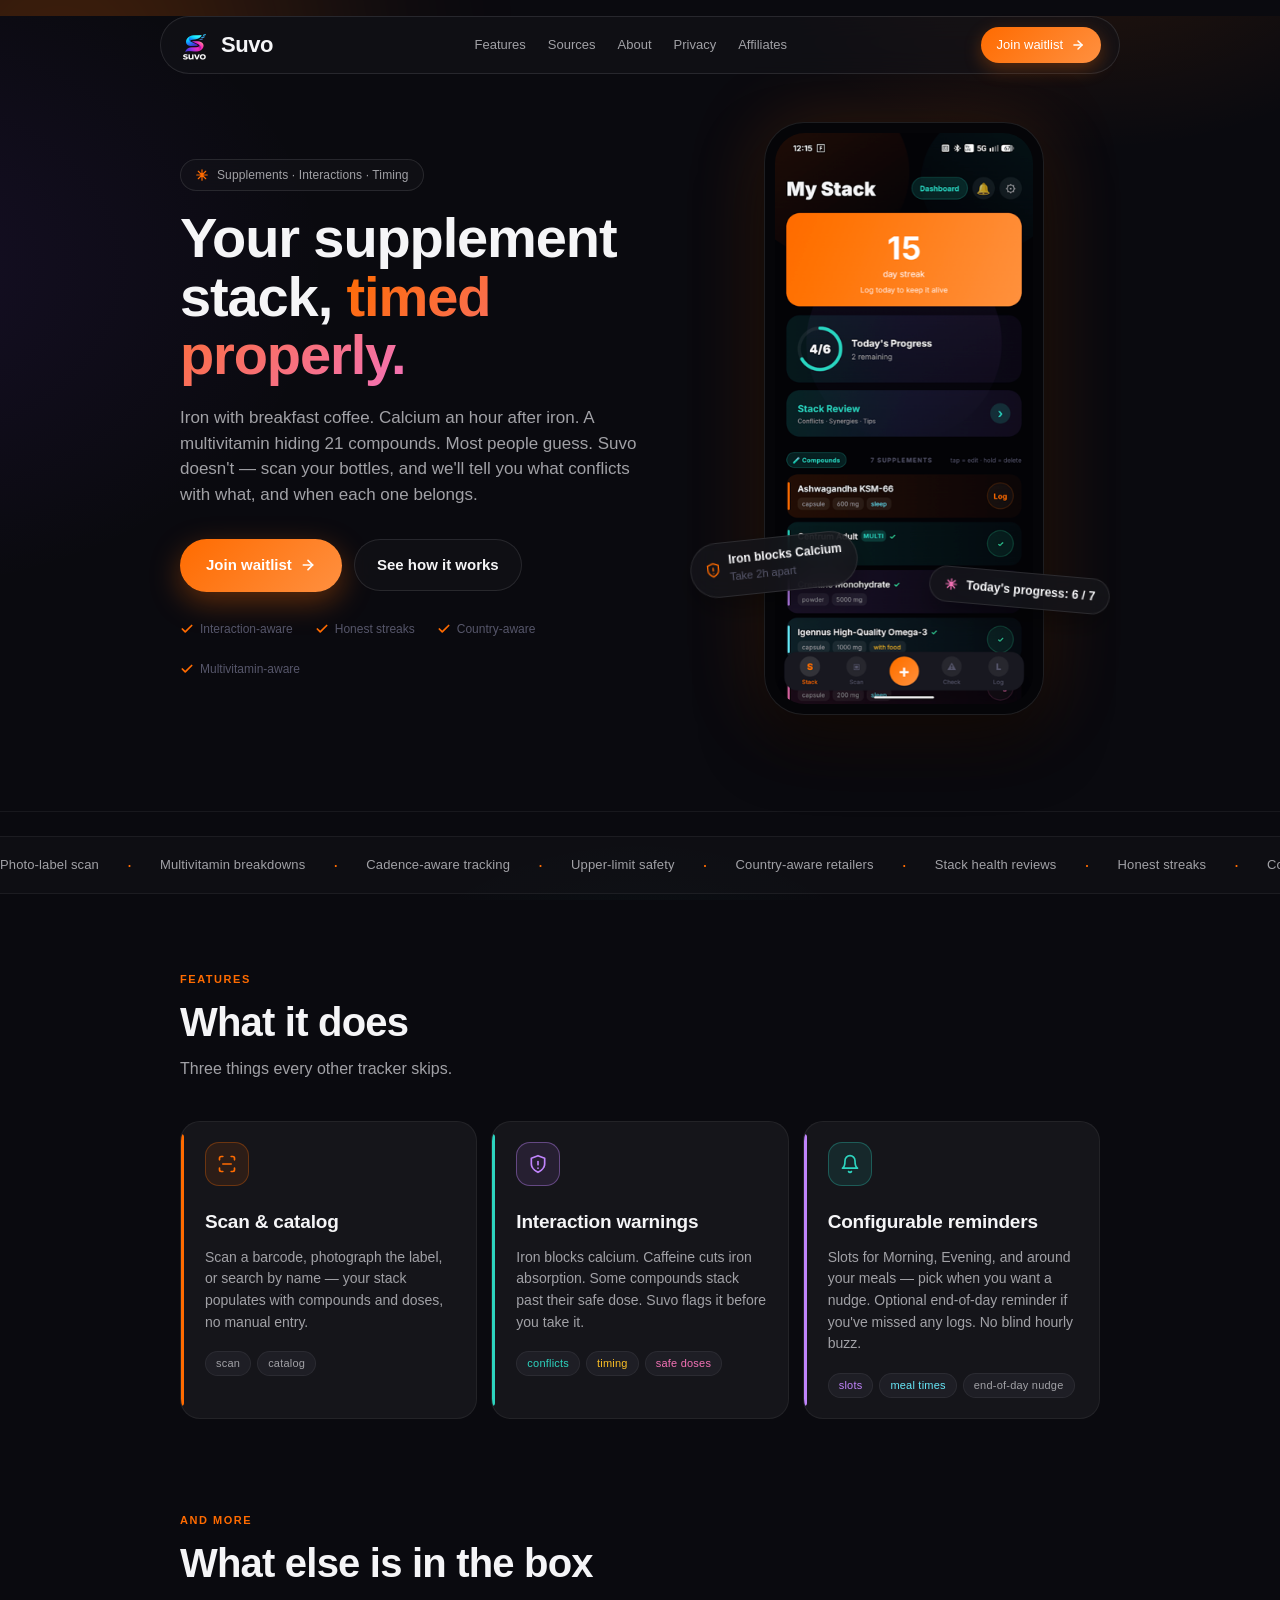
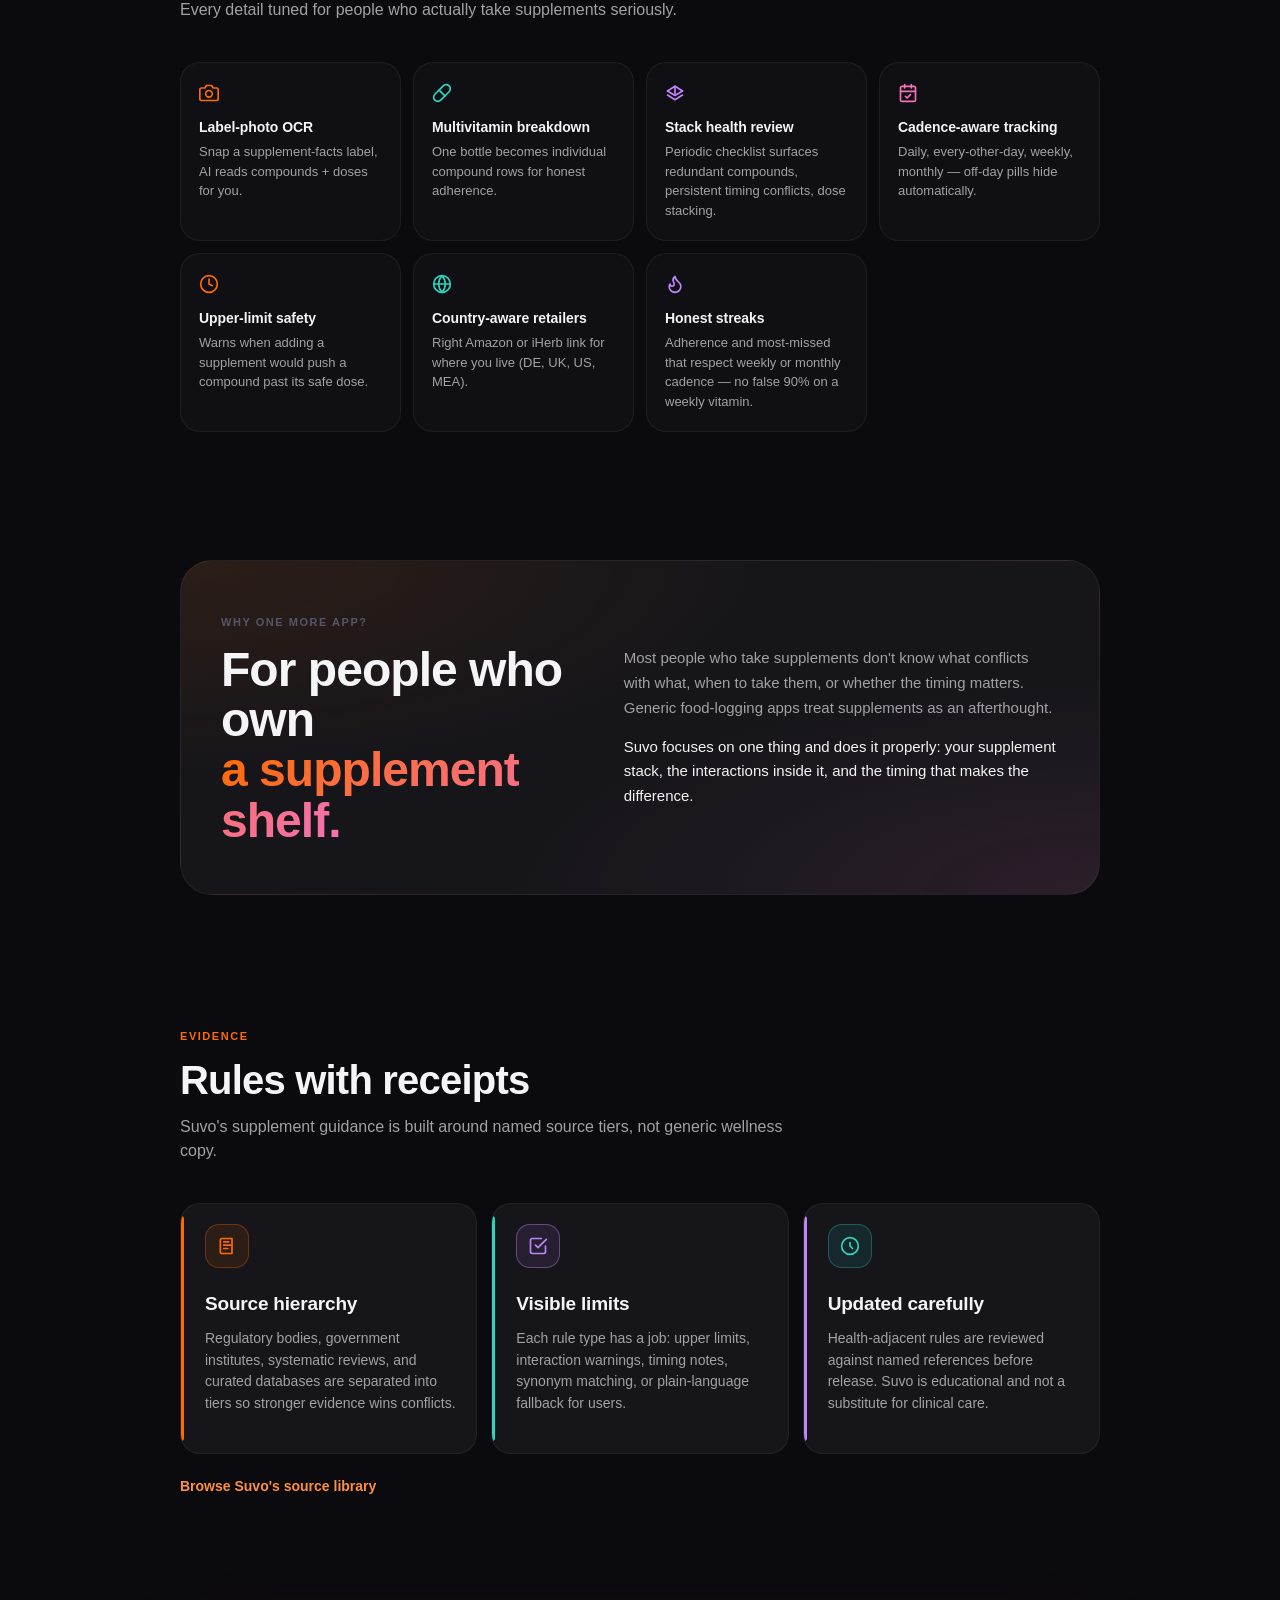
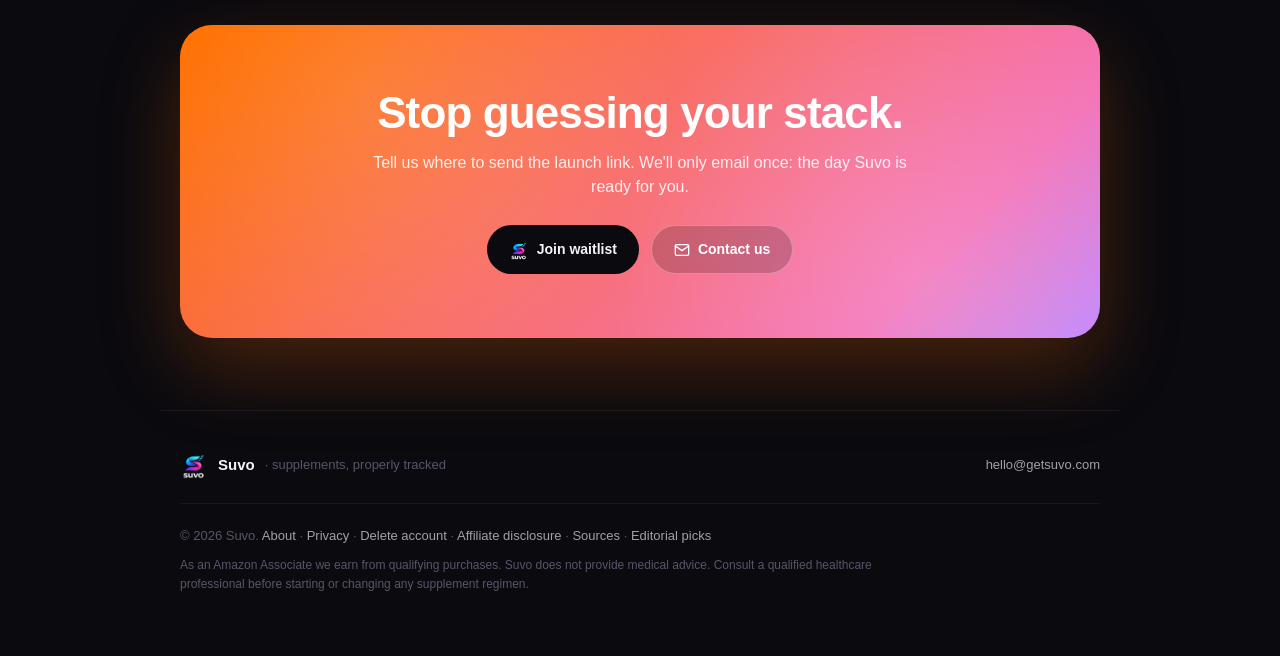
<file: index.html>
<!doctype html>
<html lang="en">
<head>
  <meta charset="utf-8" />
  <meta name="viewport" content="width=device-width,initial-scale=1" />
  <meta http-equiv="Content-Security-Policy" content="default-src 'self'; img-src 'self' https: data:; style-src 'self' 'unsafe-inline'; script-src 'self'; base-uri 'self'; form-action 'self'; frame-ancestors 'none'" />
  <title>Supplement Tracker for Interactions &amp; Timing | Suvo</title>
  <meta name="description" content="Suvo is a supplement tracker for scanning your stack, spotting interactions, and timing doses around meals and sleep. Build a clearer supplement schedule." />
  <link rel="canonical" href="https://getsuvo.com/" />
  <link rel="stylesheet" href="style.css" />
  <link rel="icon" type="image/x-icon" href="assets/favicon.ico" />
  <link rel="icon" type="image/png" sizes="96x96" href="assets/favicon-96.png" />
  <link rel="icon" type="image/png" sizes="32x32" href="assets/favicon.png" />
  <link rel="apple-touch-icon" sizes="180x180" href="assets/apple-touch-icon.png" />
  <meta property="og:title" content="Supplement Tracker for Interactions &amp; Timing | Suvo" />
  <meta property="og:description" content="Scan your stack, spot interactions, and time supplements around meals and sleep." />
  <meta property="og:image" content="https://getsuvo.com/assets/og-image.png" />
  <meta property="og:type" content="website" />
  <meta property="og:url" content="https://getsuvo.com/" />
  <meta property="og:site_name" content="Suvo" />
  <meta name="twitter:card" content="summary_large_image" />
  <meta name="twitter:title" content="Supplement Tracker for Interactions &amp; Timing | Suvo" />
  <meta name="twitter:description" content="Scan your stack, spot interactions, and time supplements around meals and sleep." />
  <meta name="twitter:image" content="https://getsuvo.com/assets/og-image.png" />
  <meta name="theme-color" content="#0A0A0F" />
  <script type="application/ld+json">
  {
    "@context": "https://schema.org",
    "@graph": [
      {
        "@type": "Organization",
        "@id": "https://getsuvo.com/#organization",
        "name": "Suvo",
        "url": "https://getsuvo.com/",
        "logo": "https://getsuvo.com/assets/brand-mark.png",
        "email": "hello@getsuvo.com",
        "contactPoint": {
          "@type": "ContactPoint",
          "email": "hello@getsuvo.com",
          "contactType": "customer support",
          "availableLanguage": "en"
        }
      },
      {
        "@type": "WebSite",
        "@id": "https://getsuvo.com/#website",
        "name": "Suvo",
        "url": "https://getsuvo.com/",
        "publisher": { "@id": "https://getsuvo.com/#organization" },
        "inLanguage": "en"
      },
      {
        "@type": "SoftwareApplication",
        "@id": "https://getsuvo.com/#app",
        "name": "Suvo",
        "applicationCategory": "HealthApplication",
        "operatingSystem": "iOS, Android",
        "description": "Suvo helps people catalog supplements, review interaction and timing conflicts, and build a clearer supplement schedule.",
        "url": "https://getsuvo.com/",
        "image": "https://getsuvo.com/assets/og-image.png",
        "publisher": { "@id": "https://getsuvo.com/#organization" }
      }
    ]
  }
  </script>
</head>
<body>
  <div class="bg-blobs" aria-hidden="true">
    <div class="bg-blob bg-blob-orange"></div>
    <div class="bg-blob bg-blob-purple"></div>
    <div class="bg-blob bg-blob-teal"></div>
  </div>

  <header class="hero">
    <nav class="glass-nav">
      <a href="/" class="brand" aria-label="Suvo home">
        <img src="assets/brand-mark.png" alt="" width="32" height="32" />
        <span>Suvo</span>
      </a>
      <div class="nav-links">
        <a href="#features">Features</a>
        <a href="sources/">Sources</a>
        <a href="about.html">About</a>
        <a href="privacy.html">Privacy</a>
        <a href="affiliates.html">Affiliates</a>
      </div>
      <a class="cta cta-sm" href="mailto:hello@getsuvo.com?subject=Suvo%20waitlist" aria-label="Join the Suvo waitlist">
        Join waitlist
        <svg class="icon" width="14" height="14" viewBox="0 0 24 24" fill="none" stroke="currentColor" stroke-width="2.5" stroke-linecap="round" stroke-linejoin="round" aria-hidden="true"><line x1="5" y1="12" x2="19" y2="12"/><polyline points="12 5 19 12 12 19"/></svg>
      </a>
    </nav>

    <div class="hero-inner">
      <div class="hero-copy">
        <span class="eyebrow-chip">
          <svg class="icon" width="14" height="14" viewBox="0 0 24 24" fill="none" stroke="currentColor" stroke-width="2" stroke-linecap="round" stroke-linejoin="round" aria-hidden="true"><path d="M12 3v18M3 12h18M5.6 5.6l12.8 12.8M18.4 5.6L5.6 18.4"/></svg>
          Supplements · Interactions · Timing
        </span>
        <h1>Your supplement stack, <span class="accent">timed properly.</span></h1>
        <p class="lede">
          Iron with breakfast coffee. Calcium an hour after iron. A multivitamin hiding 21 compounds.
          Most people guess. Suvo doesn't — scan your bottles, and we'll tell you what conflicts with what, and when each one belongs.
        </p>
        <div class="hero-ctas">
          <a class="cta" href="mailto:hello@getsuvo.com?subject=Suvo%20waitlist">
            Join waitlist
            <svg class="icon" width="16" height="16" viewBox="0 0 24 24" fill="none" stroke="currentColor" stroke-width="2.5" stroke-linecap="round" stroke-linejoin="round" aria-hidden="true"><line x1="5" y1="12" x2="19" y2="12"/><polyline points="12 5 19 12 12 19"/></svg>
          </a>
          <a class="cta-ghost" href="#features">See how it works</a>
        </div>
        <ul class="hero-checks">
          <li>
            <svg class="icon check" width="14" height="14" viewBox="0 0 24 24" fill="none" stroke="currentColor" stroke-width="3" stroke-linecap="round" stroke-linejoin="round" aria-hidden="true"><polyline points="20 6 9 17 4 12"/></svg>
            Interaction-aware
          </li>
          <li>
            <svg class="icon check" width="14" height="14" viewBox="0 0 24 24" fill="none" stroke="currentColor" stroke-width="3" stroke-linecap="round" stroke-linejoin="round" aria-hidden="true"><polyline points="20 6 9 17 4 12"/></svg>
            Honest streaks
          </li>
          <li>
            <svg class="icon check" width="14" height="14" viewBox="0 0 24 24" fill="none" stroke="currentColor" stroke-width="3" stroke-linecap="round" stroke-linejoin="round" aria-hidden="true"><polyline points="20 6 9 17 4 12"/></svg>
            Country-aware
          </li>
          <li>
            <svg class="icon check" width="14" height="14" viewBox="0 0 24 24" fill="none" stroke="currentColor" stroke-width="3" stroke-linecap="round" stroke-linejoin="round" aria-hidden="true"><polyline points="20 6 9 17 4 12"/></svg>
            Multivitamin-aware
          </li>
        </ul>
      </div>
      <div class="hero-shot" aria-hidden="true">
        <div class="phone">
          <img src="img/my-stack.png" alt="Suvo My Stack screen with a 15-day streak, Today's Progress 4/6 with 2 remaining, Stack Review tile, and a list of seven supplements including Ashwagandha KSM-66, Centrum Adult Multi (21 compounds), Creatine Monohydrate, Igennus Omega-3, and Magnesium + L-Theanine." />
        </div>
        <div class="hero-badge hero-badge-left" aria-hidden="true">
          <svg class="icon" width="16" height="16" viewBox="0 0 24 24" fill="none" stroke="currentColor" stroke-width="2" stroke-linecap="round" stroke-linejoin="round"><path d="M12 22s8-4 8-10V5l-8-3-8 3v7c0 6 8 10 8 10z"/><line x1="12" y1="9" x2="12" y2="13"/><line x1="12" y1="17" x2="12.01" y2="17"/></svg>
          <div>
            <div class="badge-title">Iron blocks Calcium</div>
            <div class="badge-sub">Take 2h apart</div>
          </div>
        </div>
        <div class="hero-badge hero-badge-right" aria-hidden="true">
          <svg class="icon" width="14" height="14" viewBox="0 0 24 24" fill="none" stroke="currentColor" stroke-width="2" stroke-linecap="round" stroke-linejoin="round"><path d="M12 3v18M3 12h18M5.6 5.6l12.8 12.8M18.4 5.6L5.6 18.4"/></svg>
          <span class="badge-title">Today's progress: 6 / 7</span>
        </div>
      </div>
    </div>
  </header>

  <div class="marquee-band" aria-hidden="true">
    <div class="marquee-track">
      <span class="marquee-item">Photo-label scan</span>
      <span class="marquee-dot">·</span>
      <span class="marquee-item">Multivitamin breakdowns</span>
      <span class="marquee-dot">·</span>
      <span class="marquee-item">Cadence-aware tracking</span>
      <span class="marquee-dot">·</span>
      <span class="marquee-item">Upper-limit safety</span>
      <span class="marquee-dot">·</span>
      <span class="marquee-item">Country-aware retailers</span>
      <span class="marquee-dot">·</span>
      <span class="marquee-item">Stack health reviews</span>
      <span class="marquee-dot">·</span>
      <span class="marquee-item">Honest streaks</span>
      <span class="marquee-dot">·</span>
      <span class="marquee-item">Configurable reminders</span>
      <span class="marquee-dot">·</span>
      <!-- duplicated for seamless scroll -->
      <span class="marquee-item">Photo-label scan</span>
      <span class="marquee-dot">·</span>
      <span class="marquee-item">Multivitamin breakdowns</span>
      <span class="marquee-dot">·</span>
      <span class="marquee-item">Cadence-aware tracking</span>
      <span class="marquee-dot">·</span>
      <span class="marquee-item">Upper-limit safety</span>
      <span class="marquee-dot">·</span>
      <span class="marquee-item">Country-aware retailers</span>
      <span class="marquee-dot">·</span>
      <span class="marquee-item">Stack health reviews</span>
      <span class="marquee-dot">·</span>
      <span class="marquee-item">Honest streaks</span>
      <span class="marquee-dot">·</span>
      <span class="marquee-item">Configurable reminders</span>
      <span class="marquee-dot">·</span>
    </div>
  </div>

  <section id="features" class="features">
    <div class="section-heading">
      <span class="section-eyebrow">Features</span>
      <h2>What it does</h2>
      <p class="section-sub">Three things every other tracker skips.</p>
    </div>
    <div class="grid">
      <article class="feature-card feature-card-orange">
        <div class="feature-icon">
          <svg width="20" height="20" viewBox="0 0 24 24" fill="none" stroke="currentColor" stroke-width="2" stroke-linecap="round" stroke-linejoin="round"><path d="M3 7V5a2 2 0 0 1 2-2h2"/><path d="M17 3h2a2 2 0 0 1 2 2v2"/><path d="M21 17v2a2 2 0 0 1-2 2h-2"/><path d="M7 21H5a2 2 0 0 1-2-2v-2"/><line x1="7" y1="12" x2="17" y2="12"/></svg>
        </div>
        <h3>Scan &amp; catalog</h3>
        <p>Scan a barcode, photograph the label, or search by name — your stack populates with compounds and doses, no manual entry.</p>
        <div class="tags">
          <span class="tag">scan</span>
          <span class="tag">catalog</span>
        </div>
      </article>
      <article class="feature-card feature-card-purple">
        <div class="feature-icon">
          <svg width="20" height="20" viewBox="0 0 24 24" fill="none" stroke="currentColor" stroke-width="2" stroke-linecap="round" stroke-linejoin="round"><path d="M12 22s8-4 8-10V5l-8-3-8 3v7c0 6 8 10 8 10z"/><line x1="12" y1="9" x2="12" y2="13"/><line x1="12" y1="17" x2="12.01" y2="17"/></svg>
        </div>
        <h3>Interaction warnings</h3>
        <p>Iron blocks calcium. Caffeine cuts iron absorption. Some compounds stack past their safe dose. Suvo flags it before you take it.</p>
        <div class="tags">
          <span class="tag teal">conflicts</span>
          <span class="tag warn">timing</span>
          <span class="tag pink">safe doses</span>
        </div>
      </article>
      <article class="feature-card feature-card-teal">
        <div class="feature-icon">
          <svg width="20" height="20" viewBox="0 0 24 24" fill="none" stroke="currentColor" stroke-width="2" stroke-linecap="round" stroke-linejoin="round"><path d="M6 8a6 6 0 0 1 12 0c0 7 3 9 3 9H3s3-2 3-9"/><path d="M10.3 21a1.94 1.94 0 0 0 3.4 0"/></svg>
        </div>
        <h3>Configurable reminders</h3>
        <p>Slots for Morning, Evening, and around your meals — pick when you want a nudge. Optional end-of-day reminder if you've missed any logs. No blind hourly buzz.</p>
        <div class="tags">
          <span class="tag purple">slots</span>
          <span class="tag info">meal times</span>
          <span class="tag">end-of-day nudge</span>
        </div>
      </article>
    </div>
  </section>

  <section id="more" class="more-section">
    <div class="section-heading">
      <span class="section-eyebrow">And more</span>
      <h2>What else is in the box</h2>
      <p class="section-sub">Every detail tuned for people who actually take supplements seriously.</p>
    </div>
    <div class="more-grid">
      <div class="more-card more-card-orange">
        <svg class="more-icon" width="20" height="20" viewBox="0 0 24 24" fill="none" stroke="currentColor" stroke-width="2" stroke-linecap="round" stroke-linejoin="round"><path d="M23 19a2 2 0 0 1-2 2H3a2 2 0 0 1-2-2V8a2 2 0 0 1 2-2h4l2-3h6l2 3h4a2 2 0 0 1 2 2z"/><circle cx="12" cy="13" r="4"/></svg>
        <div class="more-title">Label-photo OCR</div>
        <div class="more-body">Snap a supplement-facts label, AI reads compounds + doses for you.</div>
      </div>
      <div class="more-card more-card-teal">
        <svg class="more-icon" width="20" height="20" viewBox="0 0 24 24" fill="none" stroke="currentColor" stroke-width="2" stroke-linecap="round" stroke-linejoin="round"><path d="m10.5 20.5 10-10a4.95 4.95 0 1 0-7-7l-10 10a4.95 4.95 0 1 0 7 7Z"/><path d="m8.5 8.5 7 7"/></svg>
        <div class="more-title">Multivitamin breakdown</div>
        <div class="more-body">One bottle becomes individual compound rows for honest adherence.</div>
      </div>
      <div class="more-card more-card-purple">
        <svg class="more-icon" width="20" height="20" viewBox="0 0 24 24" fill="none" stroke="currentColor" stroke-width="2" stroke-linecap="round" stroke-linejoin="round"><path d="M3 9.5 12 4l9 5.5"/><path d="M12 4v8.5"/><path d="m21 9.5-9 5.5-9-5.5"/><path d="M3 14.5 12 20l9-5.5"/></svg>
        <div class="more-title">Stack health review</div>
        <div class="more-body">Periodic checklist surfaces redundant compounds, persistent timing conflicts, dose stacking.</div>
      </div>
      <div class="more-card more-card-pink">
        <svg class="more-icon" width="20" height="20" viewBox="0 0 24 24" fill="none" stroke="currentColor" stroke-width="2" stroke-linecap="round" stroke-linejoin="round"><rect x="3" y="4" width="18" height="18" rx="2" ry="2"/><line x1="16" y1="2" x2="16" y2="6"/><line x1="8" y1="2" x2="8" y2="6"/><line x1="3" y1="10" x2="21" y2="10"/><polyline points="9 16 11 18 15 14"/></svg>
        <div class="more-title">Cadence-aware tracking</div>
        <div class="more-body">Daily, every-other-day, weekly, monthly — off-day pills hide automatically.</div>
      </div>
      <div class="more-card more-card-orange">
        <svg class="more-icon" width="20" height="20" viewBox="0 0 24 24" fill="none" stroke="currentColor" stroke-width="2" stroke-linecap="round" stroke-linejoin="round"><circle cx="12" cy="12" r="10"/><polyline points="12 6 12 12 16 14"/></svg>
        <div class="more-title">Upper-limit safety</div>
        <div class="more-body">Warns when adding a supplement would push a compound past its safe dose.</div>
      </div>
      <div class="more-card more-card-teal">
        <svg class="more-icon" width="20" height="20" viewBox="0 0 24 24" fill="none" stroke="currentColor" stroke-width="2" stroke-linecap="round" stroke-linejoin="round"><circle cx="12" cy="12" r="10"/><line x1="2" y1="12" x2="22" y2="12"/><path d="M12 2a15.3 15.3 0 0 1 4 10 15.3 15.3 0 0 1-4 10 15.3 15.3 0 0 1-4-10 15.3 15.3 0 0 1 4-10z"/></svg>
        <div class="more-title">Country-aware retailers</div>
        <div class="more-body">Right Amazon or iHerb link for where you live (DE, UK, US, MEA).</div>
      </div>
      <div class="more-card more-card-purple">
        <svg class="more-icon" width="20" height="20" viewBox="0 0 24 24" fill="none" stroke="currentColor" stroke-width="2" stroke-linecap="round" stroke-linejoin="round"><path d="M8.5 14.5A2.5 2.5 0 0 0 11 12c0-1.38-.5-2-1-3-1.072-2.143-.224-4.054 2-6 .5 2.5 2 4.9 4 6.5 2 1.6 3 3.5 3 5.5a7 7 0 1 1-14 0c0-1.153.433-2.294 1-3a2.5 2.5 0 0 0 2.5 2.5z"/></svg>
        <div class="more-title">Honest streaks</div>
        <div class="more-body">Adherence and most-missed that respect weekly or monthly cadence — no false 90% on a weekly vitamin.</div>
      </div>
    </div>
  </section>

  <section id="why" class="why-section">
    <div class="why-card">
      <div class="why-grid">
        <div class="why-left">
          <span class="why-eyebrow">Why one more app?</span>
          <h2>For people who own<br><span class="text-gradient">a supplement shelf.</span></h2>
        </div>
        <div class="why-right">
          <p class="why-secondary">
            Most people who take supplements don't know what conflicts with what,
            when to take them, or whether the timing matters. Generic food-logging
            apps treat supplements as an afterthought.
          </p>
          <p class="why-primary">
            Suvo focuses on one thing and does it properly: your supplement stack,
            the interactions inside it, and the timing that makes the difference.
          </p>
        </div>
      </div>
    </div>
  </section>

  <section id="sources" class="features">
    <div class="section-heading">
      <span class="section-eyebrow">Evidence</span>
      <h2>Rules with receipts</h2>
      <p class="section-sub">Suvo's supplement guidance is built around named source tiers, not generic wellness copy.</p>
    </div>
    <div class="grid">
      <article class="feature-card feature-card-orange">
        <div class="feature-icon">
          <svg width="20" height="20" viewBox="0 0 24 24" fill="none" stroke="currentColor" stroke-width="2" stroke-linecap="round" stroke-linejoin="round" aria-hidden="true"><path d="M4 19.5V5a2 2 0 0 1 2-2h12v18H6a2 2 0 0 1-2-1.5Z"/><path d="M8 7h6"/><path d="M8 11h8"/><path d="M8 15h5"/></svg>
        </div>
        <h3>Source hierarchy</h3>
        <p>Regulatory bodies, government institutes, systematic reviews, and curated databases are separated into tiers so stronger evidence wins conflicts.</p>
      </article>
      <article class="feature-card feature-card-purple">
        <div class="feature-icon">
          <svg width="20" height="20" viewBox="0 0 24 24" fill="none" stroke="currentColor" stroke-width="2" stroke-linecap="round" stroke-linejoin="round" aria-hidden="true"><path d="M9 11l3 3L22 4"/><path d="M21 12v7a2 2 0 0 1-2 2H5a2 2 0 0 1-2-2V5a2 2 0 0 1 2-2h11"/></svg>
        </div>
        <h3>Visible limits</h3>
        <p>Each rule type has a job: upper limits, interaction warnings, timing notes, synonym matching, or plain-language fallback for users.</p>
      </article>
      <article class="feature-card feature-card-teal">
        <div class="feature-icon">
          <svg width="20" height="20" viewBox="0 0 24 24" fill="none" stroke="currentColor" stroke-width="2" stroke-linecap="round" stroke-linejoin="round" aria-hidden="true"><path d="M12 8v4l3 3"/><circle cx="12" cy="12" r="10"/></svg>
        </div>
        <h3>Updated carefully</h3>
        <p>Health-adjacent rules are reviewed against named references before release. Suvo is educational and not a substitute for clinical care.</p>
      </article>
    </div>
    <p class="section-link"><a href="sources/">Browse Suvo's source library</a></p>
  </section>

  <section id="support" class="cta-section">
    <div class="cta-box">
      <h2>Stop guessing your stack.</h2>
      <p class="cta-sub">Tell us where to send the launch link. We'll only email once: the day Suvo is ready for you.</p>
      <div class="cta-buttons">
        <a class="cta-light" href="mailto:hello@getsuvo.com?subject=Suvo%20waitlist">
          <img class="button-logo" src="assets/brand-mark.png" alt="" width="20" height="20" />
          Join waitlist
        </a>
        <a class="cta-glass-on-brand" href="mailto:hello@getsuvo.com">
          <svg class="icon" width="16" height="16" viewBox="0 0 24 24" fill="none" stroke="currentColor" stroke-width="2" stroke-linecap="round" stroke-linejoin="round" aria-hidden="true"><path d="M4 4h16c1.1 0 2 .9 2 2v12c0 1.1-.9 2-2 2H4c-1.1 0-2-.9-2-2V6c0-1.1.9-2 2-2z"/><polyline points="22,6 12,13 2,6"/></svg>
          Contact us
        </a>
      </div>
    </div>
  </section>

  <footer>
    <div class="footer-row">
      <div class="footer-brand">
        <img src="assets/brand-mark.png" alt="" width="28" height="28" />
        <span class="footer-brand-name">Suvo</span>
        <span class="footer-tagline">· supplements, properly tracked</span>
      </div>
      <a href="mailto:hello@getsuvo.com" class="footer-email">hello@getsuvo.com</a>
    </div>
    <div class="footer-legal">
      <p>&copy; 2026 Suvo. <a href="about.html">About</a> · <a href="privacy.html">Privacy</a> · <a href="delete-account.html">Delete account</a> · <a href="affiliates.html">Affiliate disclosure</a> · <a href="sources/">Sources</a> · <a href="picks/">Editorial picks</a></p>
      <p class="fine">
        As an Amazon Associate we earn from qualifying purchases.
        Suvo does not provide medical advice. Consult a qualified healthcare professional
        before starting or changing any supplement regimen.
      </p>
    </div>
  </footer>
</body>
</html>
</file>
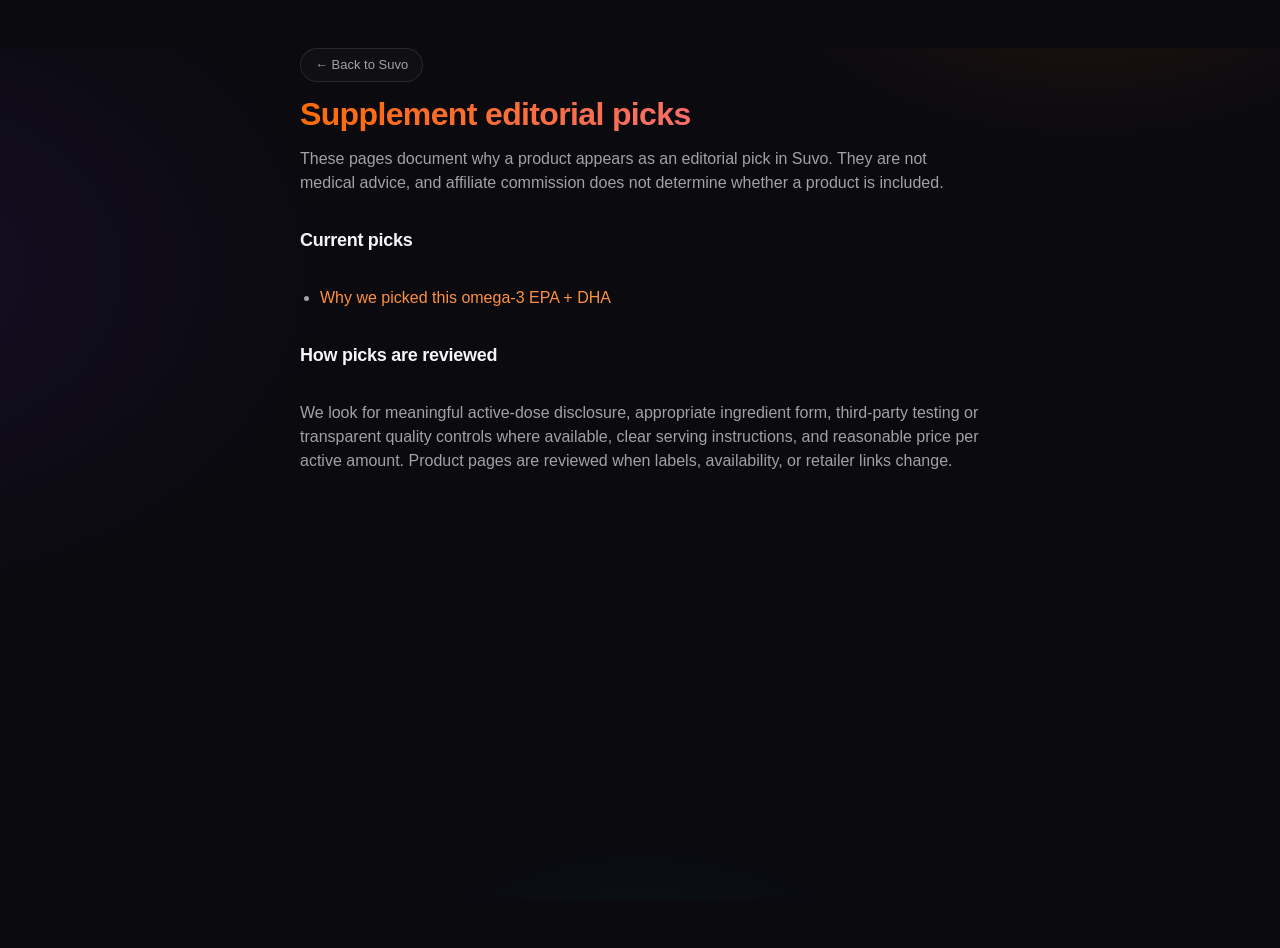
<file: picks/index.html>
<!doctype html>
<html lang="en">
<head>
  <meta charset="utf-8" />
  <meta name="viewport" content="width=device-width,initial-scale=1" />
  <title>Supplement Editorial Picks | Suvo</title>
  <meta name="description" content="Browse Suvo's editorial supplement picks and see the criteria behind each recommendation, including dose, form, testing, price, and disclosures." />
  <link rel="canonical" href="https://getsuvo.com/picks/" />
  <link rel="stylesheet" href="../style.css" />
  <meta property="og:title" content="Supplement Editorial Picks | Suvo" />
  <meta property="og:description" content="See Suvo's editorial supplement picks and the criteria behind each recommendation." />
  <meta property="og:image" content="https://getsuvo.com/assets/og-image.png" />
  <meta property="og:type" content="website" />
  <meta property="og:url" content="https://getsuvo.com/picks/" />
  <meta property="og:site_name" content="Suvo" />
  <meta name="twitter:card" content="summary_large_image" />
  <meta name="twitter:title" content="Supplement Editorial Picks | Suvo" />
  <meta name="twitter:description" content="See Suvo's editorial supplement picks and the criteria behind each recommendation." />
  <meta name="twitter:image" content="https://getsuvo.com/assets/og-image.png" />
  <script type="application/ld+json">
  {
    "@context": "https://schema.org",
    "@graph": [
      {
        "@type": "CollectionPage",
        "@id": "https://getsuvo.com/picks/#webpage",
        "url": "https://getsuvo.com/picks/",
        "name": "Supplement Editorial Picks",
        "description": "Suvo's editorial supplement picks and the criteria behind each recommendation.",
        "isPartOf": { "@id": "https://getsuvo.com/#website" },
        "publisher": { "@id": "https://getsuvo.com/#organization" },
        "dateModified": "2026-05-11",
        "inLanguage": "en"
      },
      {
        "@type": "BreadcrumbList",
        "@id": "https://getsuvo.com/picks/#breadcrumb",
        "itemListElement": [
          { "@type": "ListItem", "position": 1, "name": "Home", "item": "https://getsuvo.com/" },
          { "@type": "ListItem", "position": 2, "name": "Editorial picks", "item": "https://getsuvo.com/picks/" }
        ]
      },
      {
        "@type": "ItemList",
        "@id": "https://getsuvo.com/picks/#pick-list",
        "name": "Suvo editorial supplement picks",
        "itemListElement": [
          {
            "@type": "ListItem",
            "position": 1,
            "name": "Omega-3 EPA + DHA",
            "url": "https://getsuvo.com/picks/omega-3-epa-dha.html"
          }
        ]
      }
    ]
  }
  </script>
</head>
<body>
  <main class="legal">
    <p><a href="../index.html">← Back to Suvo</a></p>
    <h1>Supplement editorial picks</h1>
    <p>
      These pages document why a product appears as an editorial pick in Suvo.
      They are not medical advice, and affiliate commission does not determine
      whether a product is included.
    </p>

    <h2>Current picks</h2>
    <ul>
      <li><a href="omega-3-epa-dha.html">Why we picked this omega-3 EPA + DHA</a></li>
    </ul>

    <h2>How picks are reviewed</h2>
    <p>
      We look for meaningful active-dose disclosure, appropriate ingredient form,
      third-party testing or transparent quality controls where available, clear
      serving instructions, and reasonable price per active amount. Product pages
      are reviewed when labels, availability, or retailer links change.
    </p>
  </main>
</body>
</html>
</file>
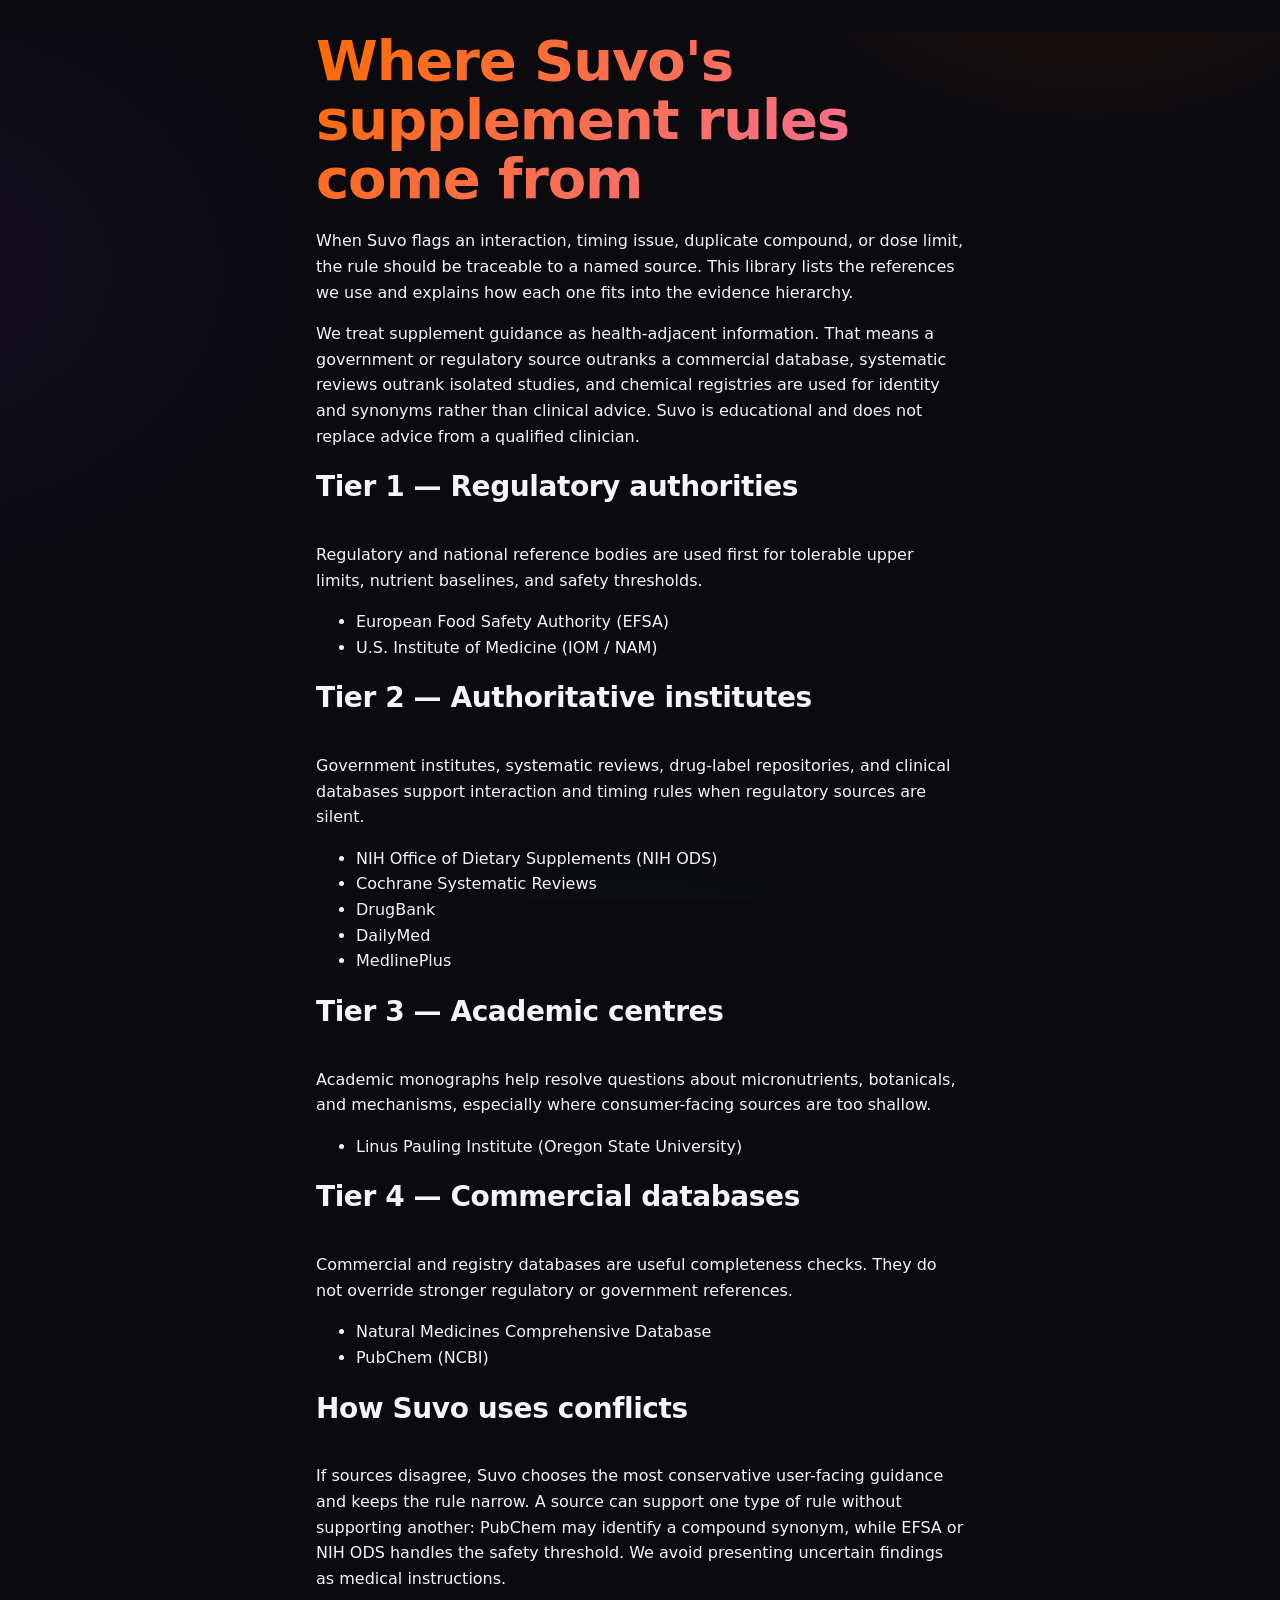
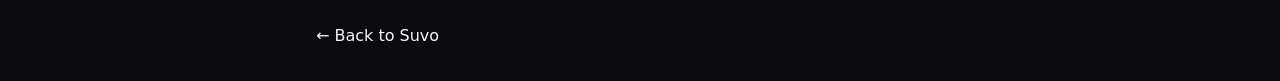
<file: sources/index.html>
<!doctype html>
<html lang="en">
<head>
  <meta charset="utf-8">
  <title>Supplement Source Library | Suvo</title>
  <meta name="viewport" content="width=device-width, initial-scale=1">
  <meta name="description" content="See the regulatory, government, academic, and clinical references Suvo uses for supplement interaction, timing, and upper-limit rules.">
  <link rel="canonical" href="https://getsuvo.com/sources/">
  <link rel="stylesheet" href="../style.css">
  <meta property="og:title" content="Supplement Source Library | Suvo">
  <meta property="og:description" content="The source hierarchy behind Suvo's supplement interaction, timing, and upper-limit rules.">
  <meta property="og:image" content="https://getsuvo.com/assets/og-image.png">
  <meta property="og:type" content="website">
  <meta property="og:url" content="https://getsuvo.com/sources/">
  <meta property="og:site_name" content="Suvo">
  <meta name="twitter:card" content="summary_large_image">
  <meta name="twitter:title" content="Supplement Source Library | Suvo">
  <meta name="twitter:description" content="The source hierarchy behind Suvo's supplement interaction, timing, and upper-limit rules.">
  <meta name="twitter:image" content="https://getsuvo.com/assets/og-image.png">
  <script type="application/ld+json">
  {
    "@context": "https://schema.org",
    "@graph": [
      {
        "@type": "CollectionPage",
        "@id": "https://getsuvo.com/sources/#webpage",
        "url": "https://getsuvo.com/sources/",
        "name": "Supplement Source Library",
        "description": "The source hierarchy behind Suvo's supplement interaction, timing, and upper-limit rules.",
        "isPartOf": { "@id": "https://getsuvo.com/#website" },
        "publisher": { "@id": "https://getsuvo.com/#organization" },
        "dateModified": "2026-05-11",
        "inLanguage": "en"
      },
      {
        "@type": "BreadcrumbList",
        "@id": "https://getsuvo.com/sources/#breadcrumb",
        "itemListElement": [
          {
            "@type": "ListItem",
            "position": 1,
            "name": "Home",
            "item": "https://getsuvo.com/"
          },
          {
            "@type": "ListItem",
            "position": 2,
            "name": "Sources",
            "item": "https://getsuvo.com/sources/"
          }
        ]
      },
      {
        "@type": "ItemList",
        "@id": "https://getsuvo.com/sources/#source-list",
        "name": "Suvo supplement rule sources",
        "itemListElement": [
          { "@type": "ListItem", "position": 1, "name": "European Food Safety Authority", "url": "https://getsuvo.com/sources/efsa.html" },
          { "@type": "ListItem", "position": 2, "name": "U.S. Institute of Medicine", "url": "https://getsuvo.com/sources/iom.html" },
          { "@type": "ListItem", "position": 3, "name": "NIH Office of Dietary Supplements", "url": "https://getsuvo.com/sources/nih_ods.html" },
          { "@type": "ListItem", "position": 4, "name": "Cochrane Systematic Reviews", "url": "https://getsuvo.com/sources/cochrane.html" },
          { "@type": "ListItem", "position": 5, "name": "DrugBank", "url": "https://getsuvo.com/sources/drugbank.html" },
          { "@type": "ListItem", "position": 6, "name": "DailyMed", "url": "https://getsuvo.com/sources/dailymed.html" },
          { "@type": "ListItem", "position": 7, "name": "MedlinePlus", "url": "https://getsuvo.com/sources/medlineplus.html" },
          { "@type": "ListItem", "position": 8, "name": "Linus Pauling Institute", "url": "https://getsuvo.com/sources/linus_pauling.html" },
          { "@type": "ListItem", "position": 9, "name": "Natural Medicines Comprehensive Database", "url": "https://getsuvo.com/sources/natural_medicines.html" },
          { "@type": "ListItem", "position": 10, "name": "PubChem", "url": "https://getsuvo.com/sources/pubchem.html" }
        ]
      }
    ]
  }
  </script>
</head>
<body>
  <main style="max-width: 680px; margin: 2rem auto; padding: 0 1rem; font-family: system-ui, sans-serif; line-height: 1.6;">
    <h1>Where Suvo's supplement rules come from</h1>
    <p>When Suvo flags an interaction, timing issue, duplicate compound, or dose limit, the rule should be traceable to a named source. This library lists the references we use and explains how each one fits into the evidence hierarchy.</p>

    <p>
      We treat supplement guidance as health-adjacent information. That means a government or regulatory source outranks a commercial database, systematic reviews outrank isolated studies, and chemical registries are used for identity and synonyms rather than clinical advice. Suvo is educational and does not replace advice from a qualified clinician.
    </p>

    <h2>Tier 1 — Regulatory authorities</h2>
    <p>Regulatory and national reference bodies are used first for tolerable upper limits, nutrient baselines, and safety thresholds.</p>
    <ul>
      <li><a href="efsa.html">European Food Safety Authority (EFSA)</a></li>
      <li><a href="iom.html">U.S. Institute of Medicine (IOM / NAM)</a></li>
    </ul>

    <h2>Tier 2 — Authoritative institutes</h2>
    <p>Government institutes, systematic reviews, drug-label repositories, and clinical databases support interaction and timing rules when regulatory sources are silent.</p>
    <ul>
      <li><a href="nih_ods.html">NIH Office of Dietary Supplements (NIH ODS)</a></li>
      <li><a href="cochrane.html">Cochrane Systematic Reviews</a></li>
      <li><a href="drugbank.html">DrugBank</a></li>
      <li><a href="dailymed.html">DailyMed</a></li>
      <li><a href="medlineplus.html">MedlinePlus</a></li>
    </ul>

    <h2>Tier 3 — Academic centres</h2>
    <p>Academic monographs help resolve questions about micronutrients, botanicals, and mechanisms, especially where consumer-facing sources are too shallow.</p>
    <ul>
      <li><a href="linus_pauling.html">Linus Pauling Institute (Oregon State University)</a></li>
    </ul>

    <h2>Tier 4 — Commercial databases</h2>
    <p>Commercial and registry databases are useful completeness checks. They do not override stronger regulatory or government references.</p>
    <ul>
      <li><a href="natural_medicines.html">Natural Medicines Comprehensive Database</a></li>
      <li><a href="pubchem.html">PubChem (NCBI)</a></li>
    </ul>

    <h2>How Suvo uses conflicts</h2>
    <p>
      If sources disagree, Suvo chooses the most conservative user-facing guidance and keeps the rule narrow. A source can support one type of rule without supporting another: PubChem may identify a compound synonym, while EFSA or NIH ODS handles the safety threshold. We avoid presenting uncertain findings as medical instructions.
    </p>

    <p style="margin-top: 2rem;"><a href="../index.html">← Back to Suvo</a></p>
  </main>
</body>
</html>
</file>
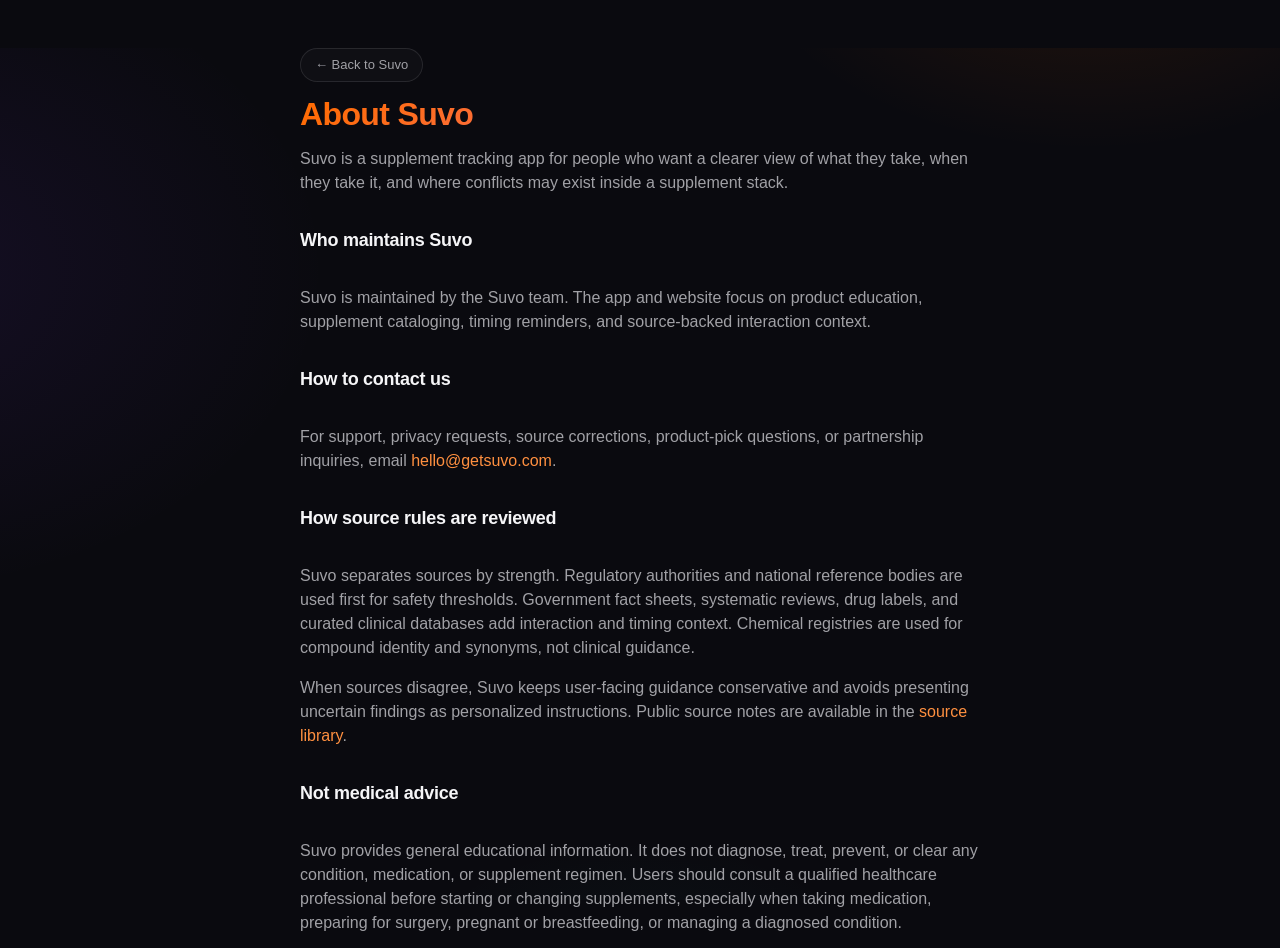
<file: about.html>
<!doctype html>
<html lang="en">
<head>
  <meta charset="utf-8" />
  <meta name="viewport" content="width=device-width,initial-scale=1" />
  <meta http-equiv="Content-Security-Policy" content="default-src 'self'; img-src 'self' https: data:; style-src 'self' 'unsafe-inline'; script-src 'self'; base-uri 'self'; form-action 'self'; frame-ancestors 'none'" />
  <title>About Suvo and Contact | Suvo</title>
  <meta name="description" content="Learn who maintains Suvo, how to contact support, how supplement source rules are reviewed, and why Suvo is educational rather than medical advice." />
  <link rel="canonical" href="https://getsuvo.com/about.html" />
  <link rel="stylesheet" href="style.css" />
  <meta property="og:title" content="About Suvo and Contact | Suvo" />
  <meta property="og:description" content="Who maintains Suvo, how to contact support, and how supplement source rules are reviewed." />
  <meta property="og:image" content="https://getsuvo.com/assets/og-image.png" />
  <meta property="og:type" content="website" />
  <meta property="og:url" content="https://getsuvo.com/about.html" />
  <meta property="og:site_name" content="Suvo" />
  <meta name="twitter:card" content="summary_large_image" />
  <meta name="twitter:title" content="About Suvo and Contact | Suvo" />
  <meta name="twitter:description" content="Who maintains Suvo, how to contact support, and how supplement source rules are reviewed." />
  <meta name="twitter:image" content="https://getsuvo.com/assets/og-image.png" />
  <script type="application/ld+json">
  {
    "@context": "https://schema.org",
    "@graph": [
      {
        "@type": "AboutPage",
        "@id": "https://getsuvo.com/about.html#webpage",
        "url": "https://getsuvo.com/about.html",
        "name": "About Suvo and Contact",
        "description": "Who maintains Suvo, how to contact support, and how supplement source rules are reviewed.",
        "isPartOf": { "@id": "https://getsuvo.com/#website" },
        "publisher": { "@id": "https://getsuvo.com/#organization" },
        "dateModified": "2026-05-11",
        "inLanguage": "en"
      },
      {
        "@type": "BreadcrumbList",
        "@id": "https://getsuvo.com/about.html#breadcrumb",
        "itemListElement": [
          { "@type": "ListItem", "position": 1, "name": "Home", "item": "https://getsuvo.com/" },
          { "@type": "ListItem", "position": 2, "name": "About", "item": "https://getsuvo.com/about.html" }
        ]
      }
    ]
  }
  </script>
</head>
<body>
  <main class="legal">
    <p><a href="index.html">← Back to Suvo</a></p>
    <h1>About Suvo</h1>
    <p>
      Suvo is a supplement tracking app for people who want a clearer view of
      what they take, when they take it, and where conflicts may exist inside a
      supplement stack.
    </p>

    <h2>Who maintains Suvo</h2>
    <p>
      Suvo is maintained by the Suvo team. The app and website focus on product
      education, supplement cataloging, timing reminders, and source-backed
      interaction context.
    </p>

    <h2>How to contact us</h2>
    <p>
      For support, privacy requests, source corrections, product-pick questions,
      or partnership inquiries, email
      <a href="mailto:hello@getsuvo.com">hello@getsuvo.com</a>.
    </p>

    <h2>How source rules are reviewed</h2>
    <p>
      Suvo separates sources by strength. Regulatory authorities and national
      reference bodies are used first for safety thresholds. Government fact
      sheets, systematic reviews, drug labels, and curated clinical databases add
      interaction and timing context. Chemical registries are used for compound
      identity and synonyms, not clinical guidance.
    </p>
    <p>
      When sources disagree, Suvo keeps user-facing guidance conservative and
      avoids presenting uncertain findings as personalized instructions. Public
      source notes are available in the <a href="sources/">source library</a>.
    </p>

    <h2>Not medical advice</h2>
    <p>
      Suvo provides general educational information. It does not diagnose, treat,
      prevent, or clear any condition, medication, or supplement regimen. Users
      should consult a qualified healthcare professional before starting or
      changing supplements, especially when taking medication, preparing for
      surgery, pregnant or breastfeeding, or managing a diagnosed condition.
    </p>
  </main>
</body>
</html>
</file>
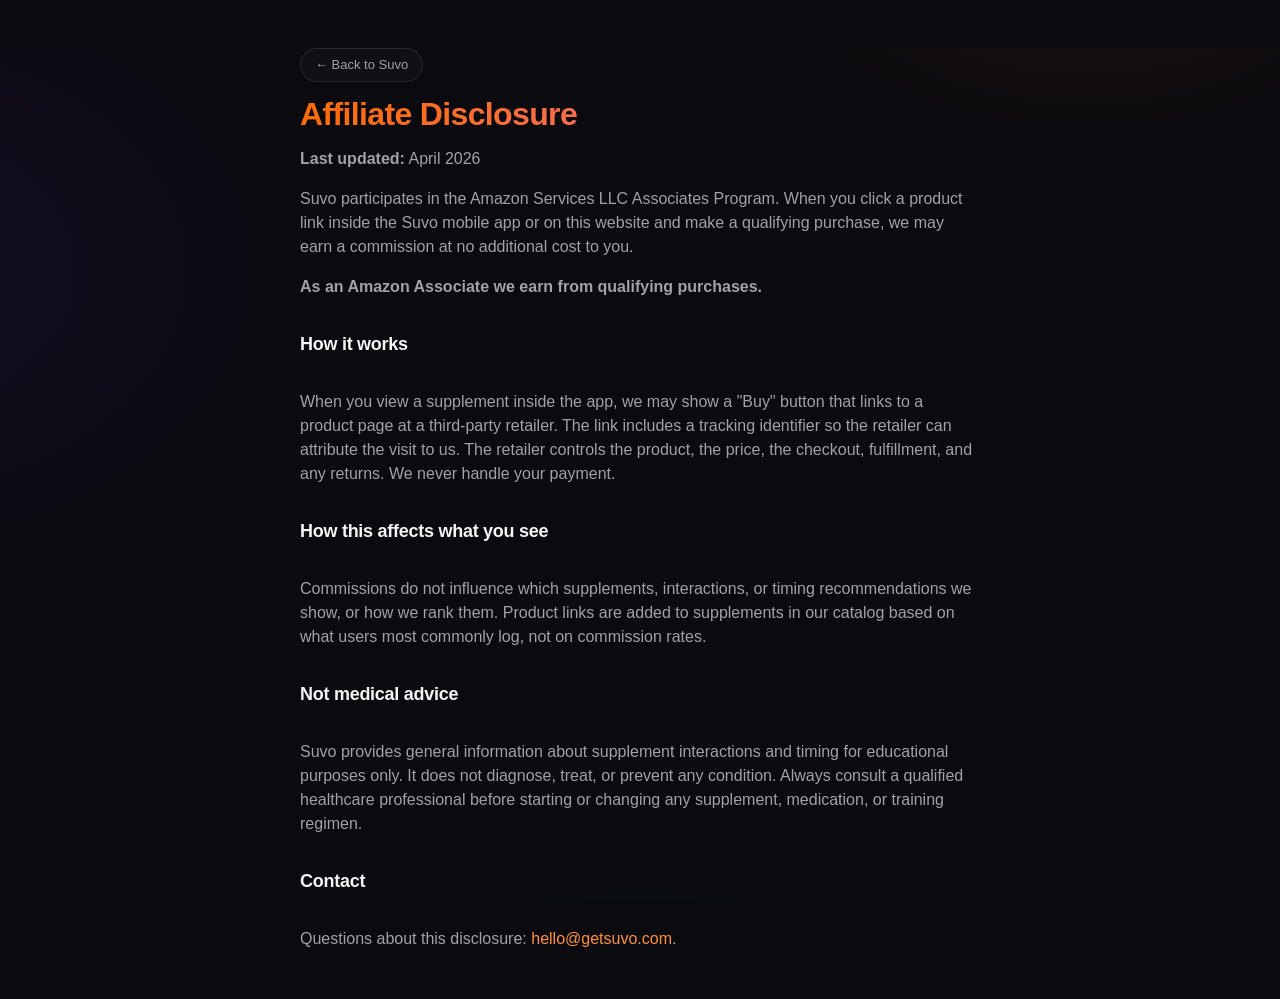
<file: affiliates.html>
<!doctype html>
<html lang="en">
<head>
  <meta charset="utf-8" />
  <meta name="viewport" content="width=device-width,initial-scale=1" />
  <meta http-equiv="Content-Security-Policy" content="default-src 'self'; img-src 'self' https: data:; style-src 'self' 'unsafe-inline'; script-src 'self'; base-uri 'self'; form-action 'self'; frame-ancestors 'none'" />
  <title>Affiliate Disclosure for Suvo Product Links | Suvo</title>
  <meta name="description" content="Read Suvo's affiliate disclosure for product links, commissions, editorial independence, retailer responsibility, and medical-advice limitations." />
  <link rel="canonical" href="https://getsuvo.com/affiliates.html" />
  <link rel="stylesheet" href="style.css" />
  <meta property="og:title" content="Affiliate Disclosure for Suvo Product Links | Suvo" />
  <meta property="og:description" content="How Suvo handles affiliate product links, commissions, editorial independence, and medical-advice limitations." />
  <meta property="og:image" content="https://getsuvo.com/assets/og-image.png" />
  <meta property="og:type" content="website" />
  <meta property="og:url" content="https://getsuvo.com/affiliates.html" />
  <meta property="og:site_name" content="Suvo" />
  <meta name="twitter:card" content="summary_large_image" />
  <meta name="twitter:title" content="Affiliate Disclosure for Suvo Product Links | Suvo" />
  <meta name="twitter:description" content="How Suvo handles affiliate product links, commissions, editorial independence, and medical-advice limitations." />
  <meta name="twitter:image" content="https://getsuvo.com/assets/og-image.png" />
  <script type="application/ld+json">
  {
    "@context": "https://schema.org",
    "@type": "WebPage",
    "@id": "https://getsuvo.com/affiliates.html#webpage",
    "url": "https://getsuvo.com/affiliates.html",
    "name": "Affiliate Disclosure for Suvo Product Links",
    "description": "Suvo's disclosure for affiliate product links, commissions, editorial independence, retailer responsibility, and medical-advice limitations.",
    "isPartOf": { "@id": "https://getsuvo.com/#website" },
    "publisher": { "@id": "https://getsuvo.com/#organization" },
    "dateModified": "2026-05-11",
    "inLanguage": "en"
  }
  </script>
</head>
<body>
  <main class="legal">
    <p><a href="index.html">← Back to Suvo</a></p>
    <h1>Affiliate Disclosure</h1>
    <p><strong>Last updated:</strong> April 2026</p>

    <p>
      Suvo participates in the Amazon Services LLC Associates Program. When you click
      a product link inside the Suvo mobile app or on this website and make a qualifying
      purchase, we may earn a commission at no additional cost to you.
    </p>

    <p>
      <strong>As an Amazon Associate we earn from qualifying purchases.</strong>
    </p>

    <h2>How it works</h2>
    <p>
      When you view a supplement inside the app, we may show a "Buy" button that links to a
      product page at a third-party retailer. The link includes a tracking identifier so the
      retailer can attribute the visit to us. The retailer controls the product, the price, the
      checkout, fulfillment, and any returns. We never handle your payment.
    </p>

    <h2>How this affects what you see</h2>
    <p>
      Commissions do not influence which supplements, interactions, or timing recommendations
      we show, or how we rank them. Product links are added to supplements in our catalog based
      on what users most commonly log, not on commission rates.
    </p>

    <h2>Not medical advice</h2>
    <p>
      Suvo provides general information about supplement interactions and timing for
      educational purposes only. It does not diagnose, treat, or prevent any condition.
      Always consult a qualified healthcare professional before starting or changing any
      supplement, medication, or training regimen.
    </p>

    <h2>Contact</h2>
    <p>
      Questions about this disclosure:
      <a href="mailto:hello@getsuvo.com">hello@getsuvo.com</a>.
    </p>
  </main>
</body>
</html>
</file>
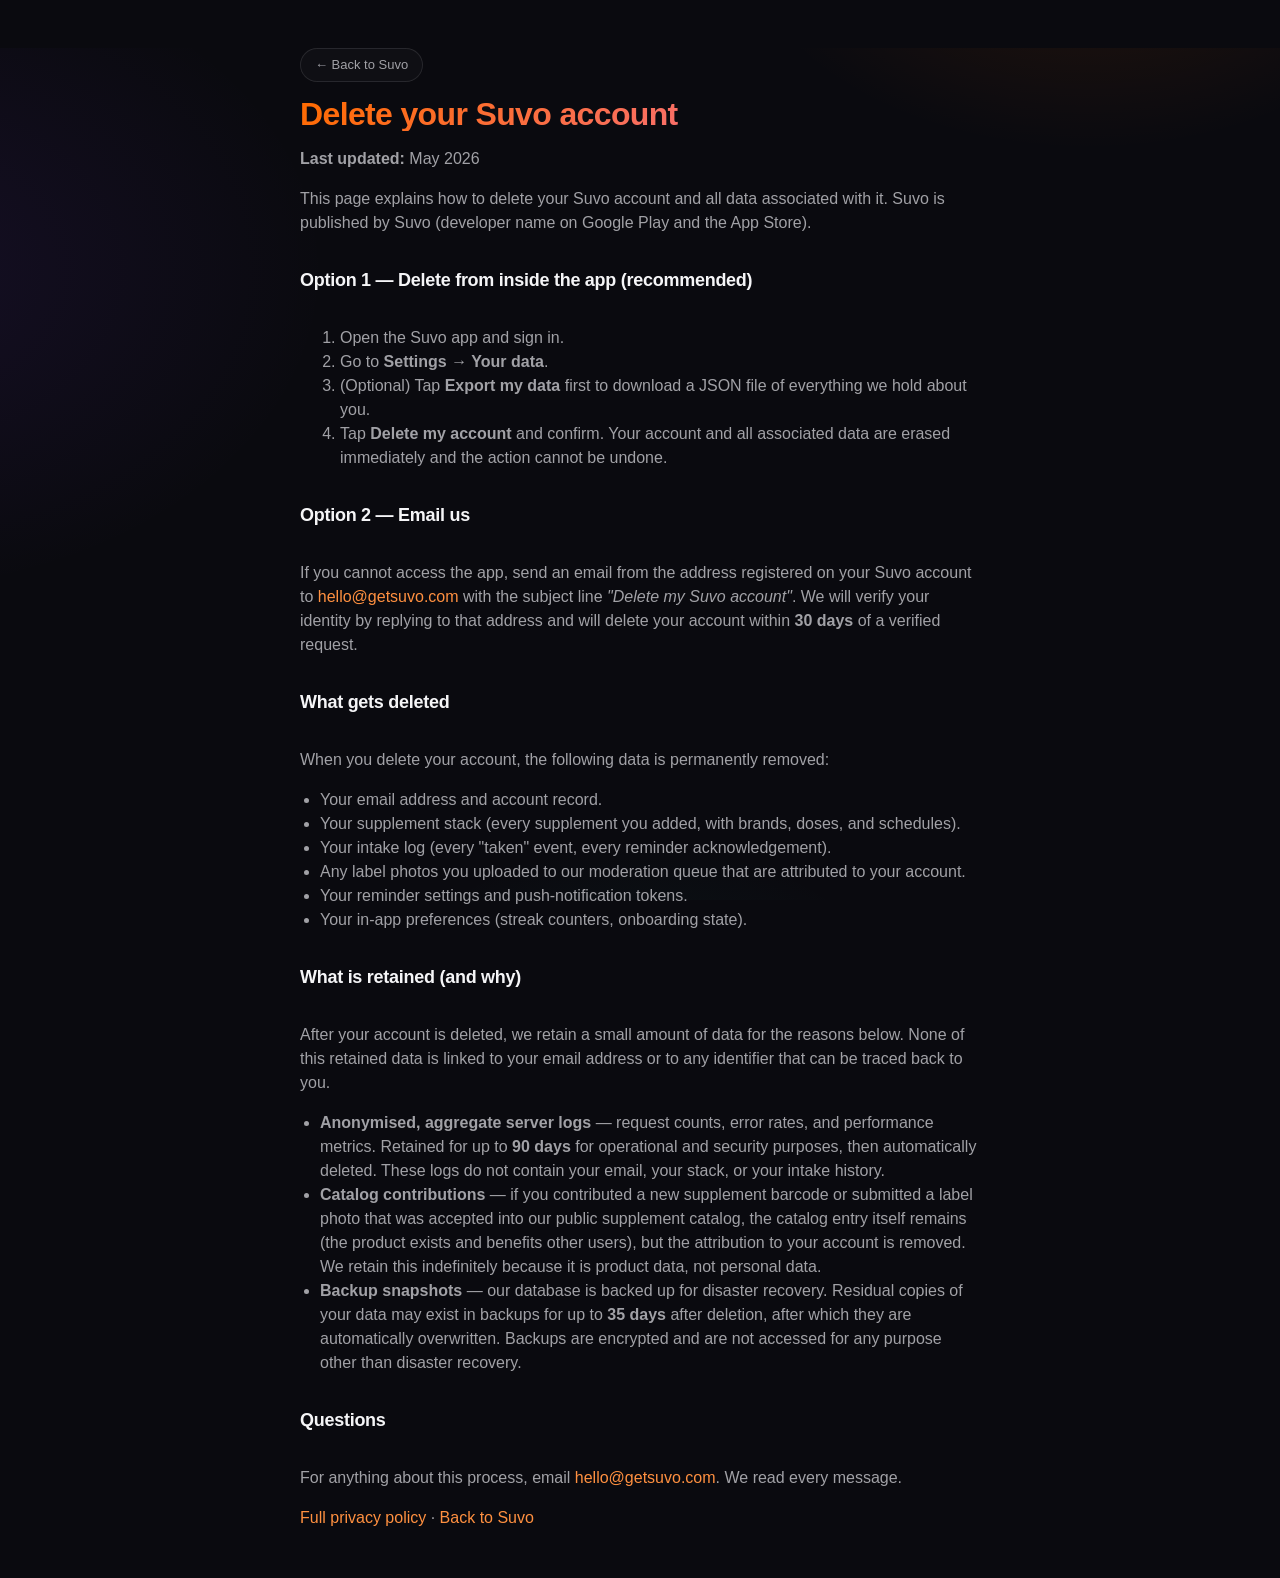
<file: delete-account.html>
<!doctype html>
<html lang="en">
<head>
  <meta charset="utf-8" />
  <meta name="viewport" content="width=device-width,initial-scale=1" />
  <meta http-equiv="Content-Security-Policy" content="default-src 'self'; img-src 'self' https: data:; style-src 'self' 'unsafe-inline'; script-src 'self'; base-uri 'self'; form-action 'self'; frame-ancestors 'none'" />
  <title>Delete Your Suvo Account and App Data | Suvo</title>
  <meta name="description" content="Learn how to delete your Suvo account, export app data, remove supplement logs and reminders, and understand limited retained operational records." />
  <link rel="canonical" href="https://getsuvo.com/delete-account.html" />
  <link rel="stylesheet" href="style.css" />
  <meta property="og:title" content="Delete Your Suvo Account and App Data | Suvo" />
  <meta property="og:description" content="How to delete your Suvo account, export app data, remove supplement logs and reminders, and understand retained records." />
  <meta property="og:image" content="https://getsuvo.com/assets/og-image.png" />
  <meta property="og:type" content="website" />
  <meta property="og:url" content="https://getsuvo.com/delete-account.html" />
  <meta property="og:site_name" content="Suvo" />
  <meta name="twitter:card" content="summary_large_image" />
  <meta name="twitter:title" content="Delete Your Suvo Account and App Data | Suvo" />
  <meta name="twitter:description" content="How to delete your Suvo account, export app data, remove supplement logs and reminders, and understand retained records." />
  <meta name="twitter:image" content="https://getsuvo.com/assets/og-image.png" />
  <script type="application/ld+json">
  {
    "@context": "https://schema.org",
    "@type": "WebPage",
    "@id": "https://getsuvo.com/delete-account.html#webpage",
    "url": "https://getsuvo.com/delete-account.html",
    "name": "Delete Your Suvo Account and App Data",
    "description": "How to delete your Suvo account, export app data, remove supplement logs and reminders, and understand retained operational records.",
    "isPartOf": { "@id": "https://getsuvo.com/#website" },
    "publisher": { "@id": "https://getsuvo.com/#organization" },
    "dateModified": "2026-05-11",
    "inLanguage": "en"
  }
  </script>
</head>
<body>
  <main class="legal">
    <p><a href="index.html">← Back to Suvo</a></p>
    <h1>Delete your Suvo account</h1>
    <p><strong>Last updated:</strong> May 2026</p>

    <p>
      This page explains how to delete your Suvo account and all data associated with it.
      Suvo is published by Suvo (developer name on Google Play and the App Store).
    </p>

    <h2>Option 1 — Delete from inside the app (recommended)</h2>
    <ol>
      <li>Open the Suvo app and sign in.</li>
      <li>Go to <strong>Settings → Your data</strong>.</li>
      <li>
        (Optional) Tap <strong>Export my data</strong> first to download a JSON file of
        everything we hold about you.
      </li>
      <li>
        Tap <strong>Delete my account</strong> and confirm. Your account and all associated
        data are erased immediately and the action cannot be undone.
      </li>
    </ol>

    <h2>Option 2 — Email us</h2>
    <p>
      If you cannot access the app, send an email from the address registered on your Suvo
      account to
      <a href="mailto:hello@getsuvo.com?subject=Delete%20my%20Suvo%20account">hello@getsuvo.com</a>
      with the subject line <em>"Delete my Suvo account"</em>. We will verify your identity
      by replying to that address and will delete your account within <strong>30 days</strong>
      of a verified request.
    </p>

    <h2>What gets deleted</h2>
    <p>When you delete your account, the following data is permanently removed:</p>
    <ul>
      <li>Your email address and account record.</li>
      <li>Your supplement stack (every supplement you added, with brands, doses, and schedules).</li>
      <li>Your intake log (every "taken" event, every reminder acknowledgement).</li>
      <li>Any label photos you uploaded to our moderation queue that are attributed to your account.</li>
      <li>Your reminder settings and push-notification tokens.</li>
      <li>Your in-app preferences (streak counters, onboarding state).</li>
    </ul>

    <h2>What is retained (and why)</h2>
    <p>
      After your account is deleted, we retain a small amount of data for the reasons below.
      None of this retained data is linked to your email address or to any identifier that
      can be traced back to you.
    </p>
    <ul>
      <li>
        <strong>Anonymised, aggregate server logs</strong> — request counts, error rates,
        and performance metrics. Retained for up to <strong>90 days</strong> for operational
        and security purposes, then automatically deleted. These logs do not contain your
        email, your stack, or your intake history.
      </li>
      <li>
        <strong>Catalog contributions</strong> — if you contributed a new supplement barcode
        or submitted a label photo that was accepted into our public supplement catalog,
        the catalog entry itself remains (the product exists and benefits other users),
        but the attribution to your account is removed. We retain this indefinitely because
        it is product data, not personal data.
      </li>
      <li>
        <strong>Backup snapshots</strong> — our database is backed up for disaster recovery.
        Residual copies of your data may exist in backups for up to <strong>35 days</strong>
        after deletion, after which they are automatically overwritten. Backups are encrypted
        and are not accessed for any purpose other than disaster recovery.
      </li>
    </ul>

    <h2>Questions</h2>
    <p>
      For anything about this process, email
      <a href="mailto:hello@getsuvo.com">hello@getsuvo.com</a>. We read every message.
    </p>

    <p><a href="privacy.html">Full privacy policy</a> · <a href="index.html">Back to Suvo</a></p>
  </main>
</body>
</html>
</file>
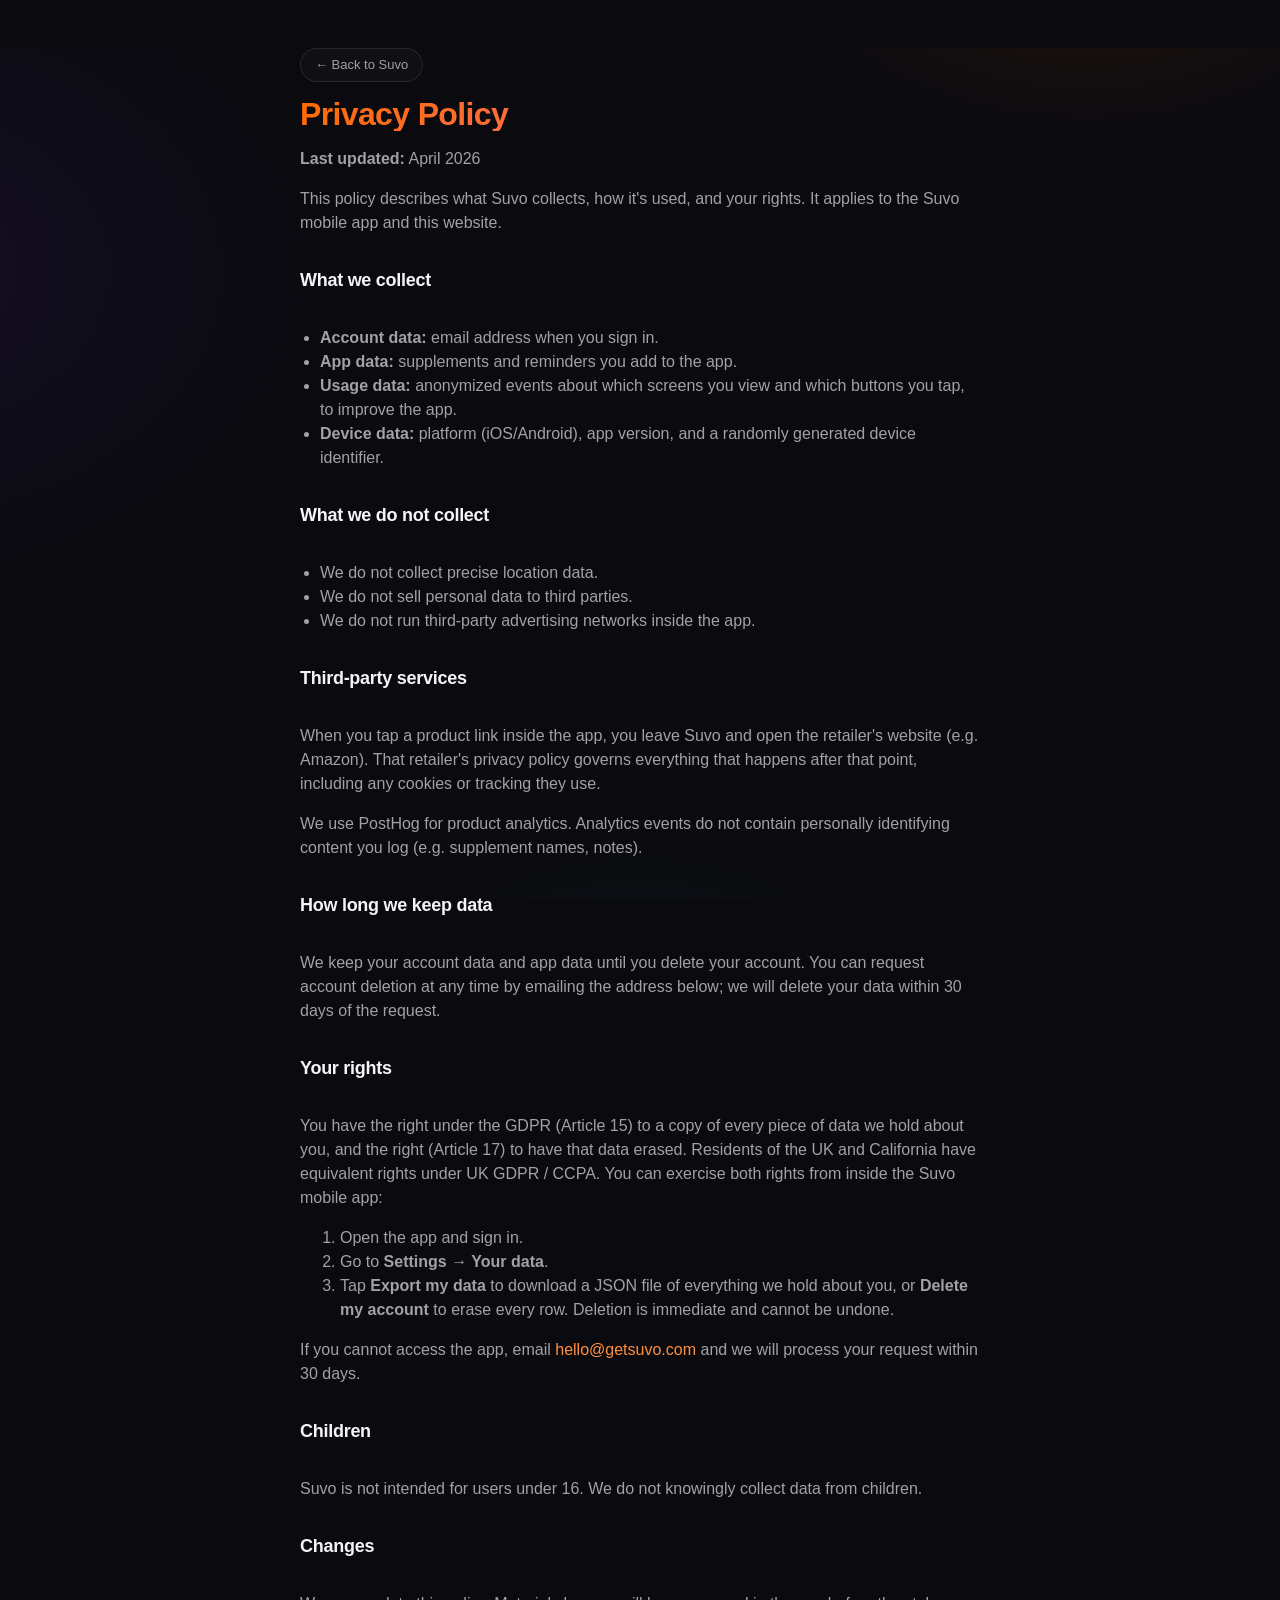
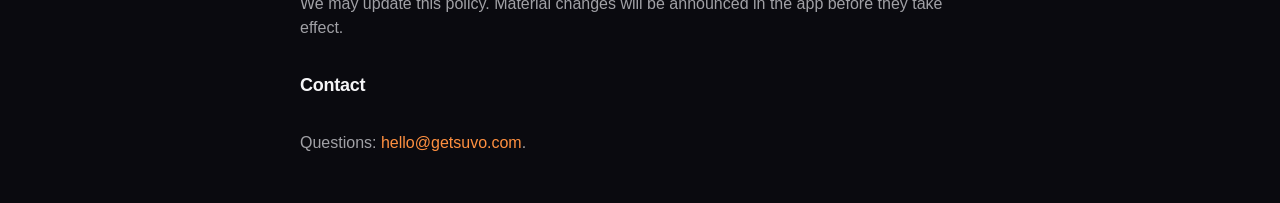
<file: privacy.html>
<!doctype html>
<html lang="en">
<head>
  <meta charset="utf-8" />
  <meta name="viewport" content="width=device-width,initial-scale=1" />
  <meta http-equiv="Content-Security-Policy" content="default-src 'self'; img-src 'self' https: data:; style-src 'self' 'unsafe-inline'; script-src 'self'; base-uri 'self'; form-action 'self'; frame-ancestors 'none'" />
  <title>Privacy Policy for Suvo Supplement App | Suvo</title>
  <meta name="description" content="Read how Suvo handles account data, supplement stack data, analytics, deletion requests, exports, and privacy rights for app and website users." />
  <link rel="canonical" href="https://getsuvo.com/privacy.html" />
  <link rel="stylesheet" href="style.css" />
  <meta property="og:title" content="Privacy Policy for Suvo Supplement App | Suvo" />
  <meta property="og:description" content="How Suvo handles account data, supplement stack data, analytics, exports, and deletion requests." />
  <meta property="og:image" content="https://getsuvo.com/assets/og-image.png" />
  <meta property="og:type" content="website" />
  <meta property="og:url" content="https://getsuvo.com/privacy.html" />
  <meta property="og:site_name" content="Suvo" />
  <meta name="twitter:card" content="summary_large_image" />
  <meta name="twitter:title" content="Privacy Policy for Suvo Supplement App | Suvo" />
  <meta name="twitter:description" content="How Suvo handles account data, supplement stack data, analytics, exports, and deletion requests." />
  <meta name="twitter:image" content="https://getsuvo.com/assets/og-image.png" />
  <script type="application/ld+json">
  {
    "@context": "https://schema.org",
    "@type": "WebPage",
    "@id": "https://getsuvo.com/privacy.html#webpage",
    "url": "https://getsuvo.com/privacy.html",
    "name": "Privacy Policy for Suvo Supplement App",
    "description": "How Suvo handles account data, supplement stack data, analytics, exports, deletion requests, and privacy rights.",
    "isPartOf": { "@id": "https://getsuvo.com/#website" },
    "publisher": { "@id": "https://getsuvo.com/#organization" },
    "dateModified": "2026-05-11",
    "inLanguage": "en"
  }
  </script>
</head>
<body>
  <main class="legal">
    <p><a href="index.html">← Back to Suvo</a></p>
    <h1>Privacy Policy</h1>
    <p><strong>Last updated:</strong> April 2026</p>

    <p>
      This policy describes what Suvo collects, how it's used, and your rights.
      It applies to the Suvo mobile app and this website.
    </p>

    <h2>What we collect</h2>
    <ul>
      <li><strong>Account data:</strong> email address when you sign in.</li>
      <li><strong>App data:</strong> supplements and reminders you add to the app.</li>
      <li><strong>Usage data:</strong> anonymized events about which screens you view and which buttons you tap, to improve the app.</li>
      <li><strong>Device data:</strong> platform (iOS/Android), app version, and a randomly generated device identifier.</li>
    </ul>

    <h2>What we do not collect</h2>
    <ul>
      <li>We do not collect precise location data.</li>
      <li>We do not sell personal data to third parties.</li>
      <li>We do not run third-party advertising networks inside the app.</li>
    </ul>

    <h2>Third-party services</h2>
    <p>
      When you tap a product link inside the app, you leave Suvo and open the retailer's
      website (e.g. Amazon). That retailer's privacy policy governs everything that
      happens after that point, including any cookies or tracking they use.
    </p>
    <p>
      We use PostHog for product analytics. Analytics events do not contain personally
      identifying content you log (e.g. supplement names, notes).
    </p>

    <h2>How long we keep data</h2>
    <p>
      We keep your account data and app data until you delete your account. You can request
      account deletion at any time by emailing the address below; we will delete your data
      within 30 days of the request.
    </p>

    <h2>Your rights</h2>
    <p>
      You have the right under the GDPR (Article 15) to a copy of every piece of data we
      hold about you, and the right (Article 17) to have that data erased. Residents of
      the UK and California have equivalent rights under UK GDPR / CCPA. You can exercise
      both rights from inside the Suvo mobile app:
    </p>
    <ol>
      <li>Open the app and sign in.</li>
      <li>Go to <strong>Settings → Your data</strong>.</li>
      <li>Tap <strong>Export my data</strong> to download a JSON file of everything we hold about you, or <strong>Delete my account</strong> to erase every row. Deletion is immediate and cannot be undone.</li>
    </ol>
    <p>
      If you cannot access the app, email <a href="mailto:hello@getsuvo.com">hello@getsuvo.com</a>
      and we will process your request within 30 days.
    </p>

    <h2>Children</h2>
    <p>Suvo is not intended for users under 16. We do not knowingly collect data from children.</p>

    <h2>Changes</h2>
    <p>We may update this policy. Material changes will be announced in the app before they take effect.</p>

    <h2>Contact</h2>
    <p>
      Questions: <a href="mailto:hello@getsuvo.com">hello@getsuvo.com</a>.
    </p>
  </main>
</body>
</html>
</file>
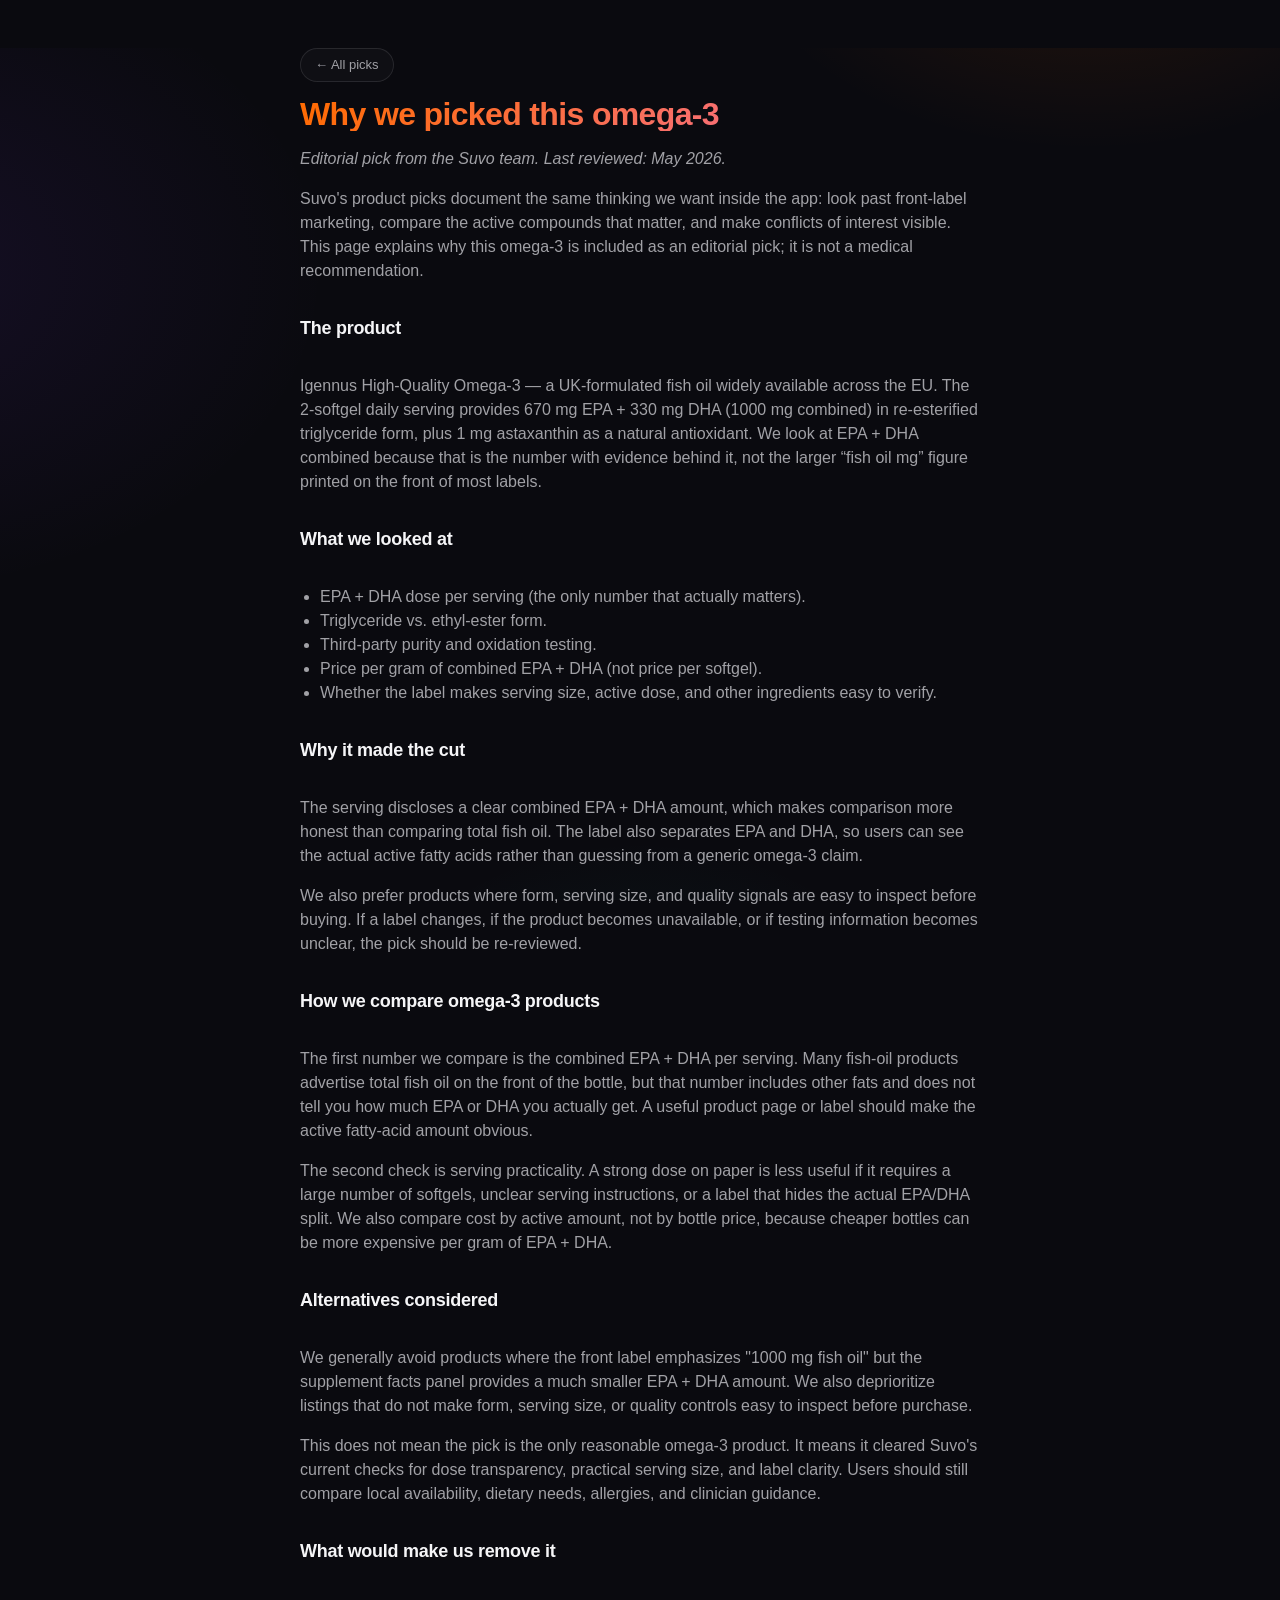
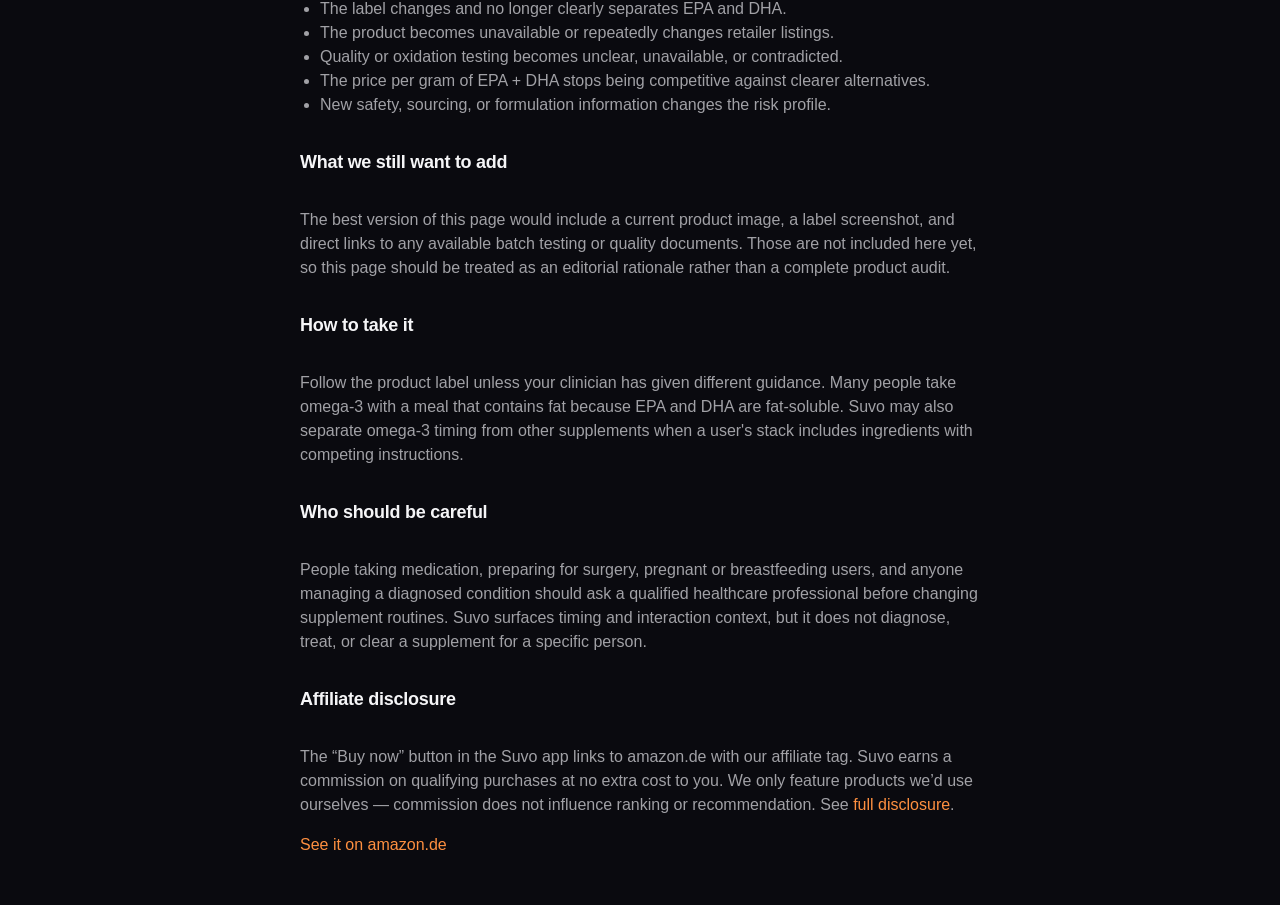
<file: picks/omega-3-epa-dha.html>
<!doctype html>
<html lang="en">
<head>
  <meta charset="utf-8" />
  <meta name="viewport" content="width=device-width,initial-scale=1" />
  <title>Omega-3 EPA + DHA Product Pick | Suvo</title>
  <meta name="description" content="See why Suvo picked this omega-3 EPA + DHA product, including active dose, ingredient form, testing criteria, price logic, and affiliate disclosure." />
  <meta name="robots" content="index,follow" />
  <link rel="canonical" href="https://getsuvo.com/picks/omega-3-epa-dha.html" />
  <link rel="stylesheet" href="../style.css" />
  <meta property="og:title" content="Omega-3 EPA + DHA Product Pick | Suvo" />
  <meta property="og:description" content="The criteria behind Suvo's omega-3 EPA + DHA editorial pick, including dose, form, testing, price, and disclosure." />
  <meta property="og:image" content="https://getsuvo.com/assets/og-image.png" />
  <meta property="og:type" content="article" />
  <meta property="og:url" content="https://getsuvo.com/picks/omega-3-epa-dha.html" />
  <meta property="og:site_name" content="Suvo" />
  <meta name="twitter:card" content="summary_large_image" />
  <meta name="twitter:title" content="Omega-3 EPA + DHA Product Pick | Suvo" />
  <meta name="twitter:description" content="The criteria behind Suvo's omega-3 EPA + DHA editorial pick, including dose, form, testing, price, and disclosure." />
  <meta name="twitter:image" content="https://getsuvo.com/assets/og-image.png" />
  <script type="application/ld+json">
  {
    "@context": "https://schema.org",
    "@graph": [
      {
        "@type": "Article",
        "@id": "https://getsuvo.com/picks/omega-3-epa-dha.html#article",
        "headline": "Why we picked this omega-3 EPA + DHA",
        "description": "The criteria behind Suvo's omega-3 EPA + DHA editorial pick, including dose, form, testing, price, and disclosure.",
        "url": "https://getsuvo.com/picks/omega-3-epa-dha.html",
        "image": "https://getsuvo.com/assets/og-image.png",
        "author": {
          "@type": "Organization",
          "name": "Suvo",
          "url": "https://getsuvo.com/"
        },
        "publisher": {
          "@type": "Organization",
          "name": "Suvo",
          "url": "https://getsuvo.com/",
          "logo": {
            "@type": "ImageObject",
            "url": "https://getsuvo.com/assets/brand-mark.png"
          }
        },
        "datePublished": "2026-05-11",
        "dateModified": "2026-05-11",
        "inLanguage": "en",
        "mainEntityOfPage": { "@id": "https://getsuvo.com/picks/omega-3-epa-dha.html#webpage" }
      },
      {
        "@type": "WebPage",
        "@id": "https://getsuvo.com/picks/omega-3-epa-dha.html#webpage",
        "url": "https://getsuvo.com/picks/omega-3-epa-dha.html",
        "name": "Omega-3 EPA + DHA Product Pick",
        "isPartOf": { "@id": "https://getsuvo.com/#website" },
        "breadcrumb": { "@id": "https://getsuvo.com/picks/omega-3-epa-dha.html#breadcrumb" },
        "inLanguage": "en"
      },
      {
        "@type": "BreadcrumbList",
        "@id": "https://getsuvo.com/picks/omega-3-epa-dha.html#breadcrumb",
        "itemListElement": [
          { "@type": "ListItem", "position": 1, "name": "Home", "item": "https://getsuvo.com/" },
          { "@type": "ListItem", "position": 2, "name": "Editorial picks", "item": "https://getsuvo.com/picks/" },
          { "@type": "ListItem", "position": 3, "name": "Omega-3 EPA + DHA", "item": "https://getsuvo.com/picks/omega-3-epa-dha.html" }
        ]
      }
    ]
  }
  </script>
</head>
<body>
  <main class="legal">
    <p><a href="index.html">← All picks</a></p>
    <h1>Why we picked this omega-3</h1>
    <p><em>Editorial pick from the Suvo team. Last reviewed: May 2026.</em></p>

    <p>
      Suvo's product picks document the same thinking we want inside the app:
      look past front-label marketing, compare the active compounds that matter,
      and make conflicts of interest visible. This page explains why this omega-3
      is included as an editorial pick; it is not a medical recommendation.
    </p>

    <h2>The product</h2>
    <p>
      Igennus High-Quality Omega-3 — a UK-formulated fish oil widely available
      across the EU. The 2-softgel daily serving provides 670&nbsp;mg EPA + 330&nbsp;mg
      DHA (1000&nbsp;mg combined) in re-esterified triglyceride form, plus 1&nbsp;mg astaxanthin as a
      natural antioxidant. We look at EPA + DHA combined because that is the
      number with evidence behind it, not the larger &ldquo;fish oil mg&rdquo;
      figure printed on the front of most labels.
    </p>

    <h2>What we looked at</h2>
    <ul>
      <li>EPA + DHA dose per serving (the only number that actually matters).</li>
      <li>Triglyceride vs. ethyl-ester form.</li>
      <li>Third-party purity and oxidation testing.</li>
      <li>Price per gram of combined EPA + DHA (not price per softgel).</li>
      <li>Whether the label makes serving size, active dose, and other ingredients easy to verify.</li>
    </ul>

    <h2>Why it made the cut</h2>
    <p>
      The serving discloses a clear combined EPA + DHA amount, which makes comparison
      more honest than comparing total fish oil. The label also separates EPA and DHA,
      so users can see the actual active fatty acids rather than guessing from a
      generic omega-3 claim.
    </p>
    <p>
      We also prefer products where form, serving size, and quality signals are easy
      to inspect before buying. If a label changes, if the product becomes unavailable,
      or if testing information becomes unclear, the pick should be re-reviewed.
    </p>

    <h2>How we compare omega-3 products</h2>
    <p>
      The first number we compare is the combined EPA + DHA per serving. Many fish-oil
      products advertise total fish oil on the front of the bottle, but that number
      includes other fats and does not tell you how much EPA or DHA you actually get.
      A useful product page or label should make the active fatty-acid amount obvious.
    </p>
    <p>
      The second check is serving practicality. A strong dose on paper is less useful
      if it requires a large number of softgels, unclear serving instructions, or a
      label that hides the actual EPA/DHA split. We also compare cost by active amount,
      not by bottle price, because cheaper bottles can be more expensive per gram of
      EPA + DHA.
    </p>

    <h2>Alternatives considered</h2>
    <p>
      We generally avoid products where the front label emphasizes "1000 mg fish oil"
      but the supplement facts panel provides a much smaller EPA + DHA amount. We also
      deprioritize listings that do not make form, serving size, or quality controls
      easy to inspect before purchase.
    </p>
    <p>
      This does not mean the pick is the only reasonable omega-3 product. It means it
      cleared Suvo's current checks for dose transparency, practical serving size, and
      label clarity. Users should still compare local availability, dietary needs,
      allergies, and clinician guidance.
    </p>

    <h2>What would make us remove it</h2>
    <ul>
      <li>The label changes and no longer clearly separates EPA and DHA.</li>
      <li>The product becomes unavailable or repeatedly changes retailer listings.</li>
      <li>Quality or oxidation testing becomes unclear, unavailable, or contradicted.</li>
      <li>The price per gram of EPA + DHA stops being competitive against clearer alternatives.</li>
      <li>New safety, sourcing, or formulation information changes the risk profile.</li>
    </ul>

    <h2>What we still want to add</h2>
    <p>
      The best version of this page would include a current product image, a label
      screenshot, and direct links to any available batch testing or quality documents.
      Those are not included here yet, so this page should be treated as an editorial
      rationale rather than a complete product audit.
    </p>

    <h2>How to take it</h2>
    <p>
      Follow the product label unless your clinician has given different guidance.
      Many people take omega-3 with a meal that contains fat because EPA and DHA are
      fat-soluble. Suvo may also separate omega-3 timing from other supplements when
      a user's stack includes ingredients with competing instructions.
    </p>

    <h2>Who should be careful</h2>
    <p>
      People taking medication, preparing for surgery, pregnant or breastfeeding
      users, and anyone managing a diagnosed condition should ask a qualified
      healthcare professional before changing supplement routines. Suvo surfaces
      timing and interaction context, but it does not diagnose, treat, or clear a
      supplement for a specific person.
    </p>

    <h2>Affiliate disclosure</h2>
    <p>
      The &ldquo;Buy now&rdquo; button in the Suvo app links to amazon.de with our
      affiliate tag. Suvo earns a commission on qualifying purchases at no extra
      cost to you. We only feature products we&rsquo;d use ourselves &mdash; commission
      does not influence ranking or recommendation. See
      <a href="../affiliates.html">full disclosure</a>.
    </p>

    <p>
      <a href="https://www.amazon.de/dp/B08WC3W52Y?tag=suvoapp-21" rel="sponsored nofollow noopener">
        See it on amazon.de
      </a>
    </p>
  </main>
</body>
</html>
</file>
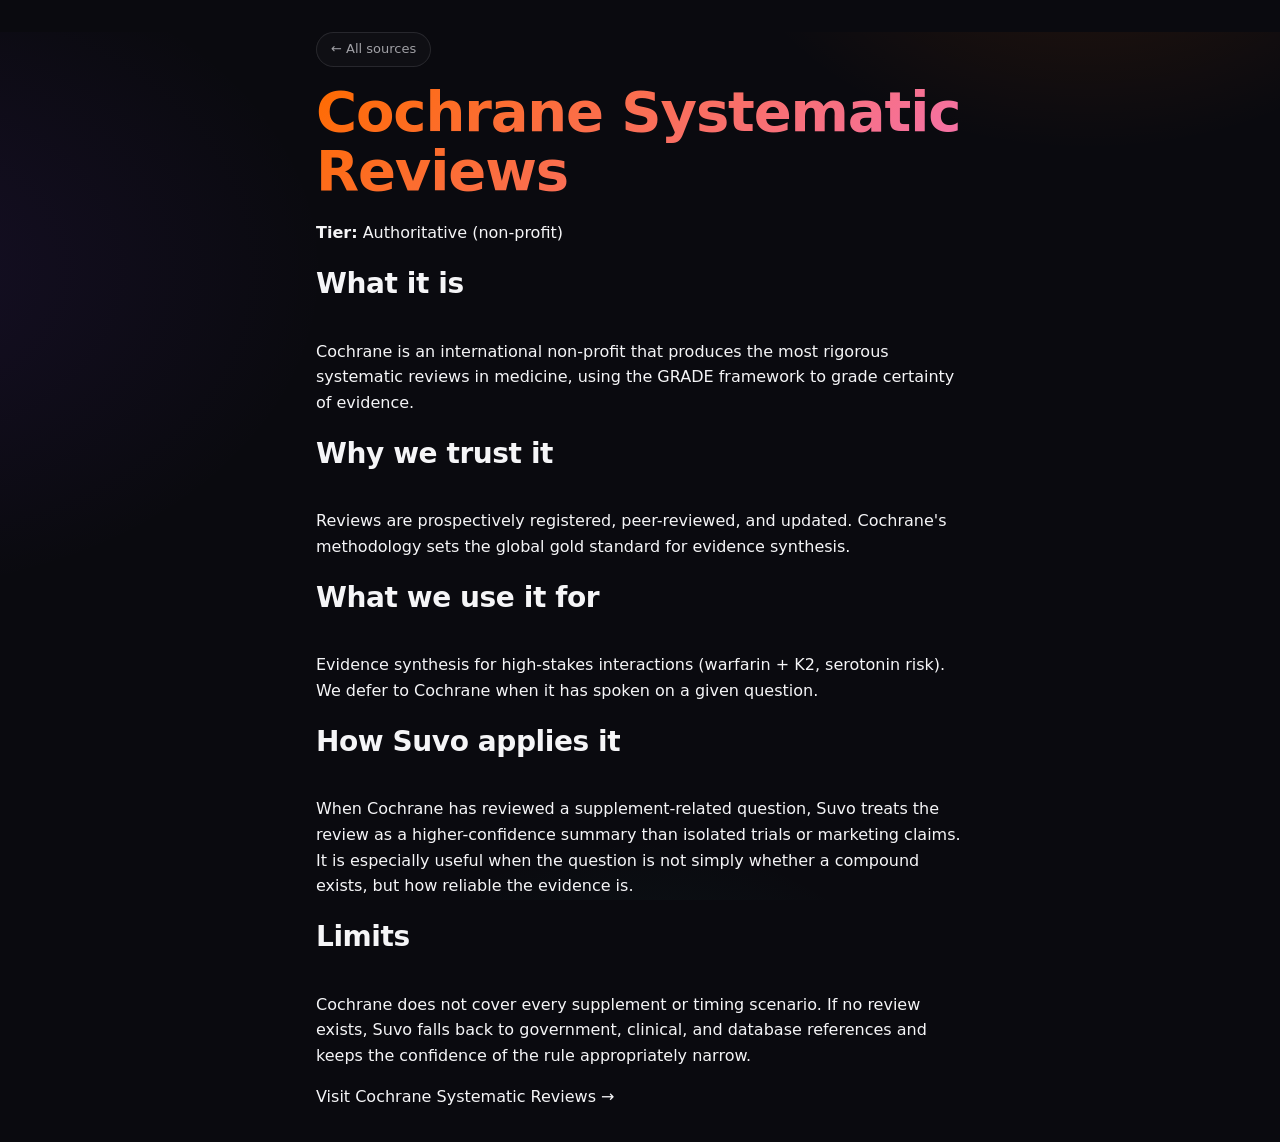
<file: sources/cochrane.html>
<!doctype html>
<html lang="en">
<head>
  <meta charset="utf-8">
  <title>Cochrane Systematic Reviews | Suvo Sources</title>
  <meta name="viewport" content="width=device-width, initial-scale=1">
  <meta name="description" content="Why Suvo uses Cochrane Systematic Reviews for high-stakes supplement questions where evidence synthesis, certainty, and review quality matter.">
  <link rel="canonical" href="https://getsuvo.com/sources/cochrane.html">
  <link rel="stylesheet" href="../style.css">
  <meta property="og:title" content="Cochrane Systematic Reviews | Suvo Sources">
  <meta property="og:description" content="How Suvo uses Cochrane reviews for high-stakes supplement questions where evidence synthesis matters.">
  <meta property="og:image" content="https://getsuvo.com/assets/og-image.png">
  <meta property="og:type" content="article">
  <meta property="og:url" content="https://getsuvo.com/sources/cochrane.html">
  <meta property="og:site_name" content="Suvo">
  <meta name="twitter:card" content="summary_large_image">
  <meta name="twitter:title" content="Cochrane Systematic Reviews | Suvo Sources">
  <meta name="twitter:description" content="How Suvo uses Cochrane reviews for high-stakes supplement questions where evidence synthesis matters.">
  <meta name="twitter:image" content="https://getsuvo.com/assets/og-image.png">
  <script type="application/ld+json">
  {
    "@context": "https://schema.org",
    "@graph": [
      {
        "@type": "WebPage",
        "@id": "https://getsuvo.com/sources/cochrane.html#webpage",
        "url": "https://getsuvo.com/sources/cochrane.html",
        "name": "Cochrane Systematic Reviews",
        "description": "Why Suvo uses Cochrane Systematic Reviews for high-stakes supplement questions where evidence synthesis matters.",
        "isPartOf": { "@id": "https://getsuvo.com/#website" },
        "publisher": { "@id": "https://getsuvo.com/#organization" },
        "dateModified": "2026-05-11",
        "inLanguage": "en"
      },
      {
        "@type": "BreadcrumbList",
        "@id": "https://getsuvo.com/sources/cochrane.html#breadcrumb",
        "itemListElement": [
          { "@type": "ListItem", "position": 1, "name": "Home", "item": "https://getsuvo.com/" },
          { "@type": "ListItem", "position": 2, "name": "Sources", "item": "https://getsuvo.com/sources/" },
          { "@type": "ListItem", "position": 3, "name": "Cochrane Systematic Reviews", "item": "https://getsuvo.com/sources/cochrane.html" }
        ]
      }
    ]
  }
  </script>
</head>
<body>
  <main style="max-width: 680px; margin: 2rem auto; padding: 0 1rem; font-family: system-ui, sans-serif; line-height: 1.6;">
    <p><a href="index.html">← All sources</a></p>
    <h1>Cochrane Systematic Reviews</h1>
    <p><strong>Tier:</strong> Authoritative (non-profit)</p>

    <h2>What it is</h2>
    <p>Cochrane is an international non-profit that produces the most rigorous systematic reviews in medicine, using the GRADE framework to grade certainty of evidence.</p>

    <h2>Why we trust it</h2>
    <p>Reviews are prospectively registered, peer-reviewed, and updated. Cochrane's methodology sets the global gold standard for evidence synthesis.</p>

    <h2>What we use it for</h2>
    <p>Evidence synthesis for high-stakes interactions (warfarin + K2, serotonin risk). We defer to Cochrane when it has spoken on a given question.</p>

    <h2>How Suvo applies it</h2>
    <p>When Cochrane has reviewed a supplement-related question, Suvo treats the review as a higher-confidence summary than isolated trials or marketing claims. It is especially useful when the question is not simply whether a compound exists, but how reliable the evidence is.</p>

    <h2>Limits</h2>
    <p>Cochrane does not cover every supplement or timing scenario. If no review exists, Suvo falls back to government, clinical, and database references and keeps the confidence of the rule appropriately narrow.</p>

    <p><a href="https://www.cochranelibrary.com/" rel="noopener">Visit Cochrane Systematic Reviews →</a></p>
  </main>
</body>
</html>
</file>
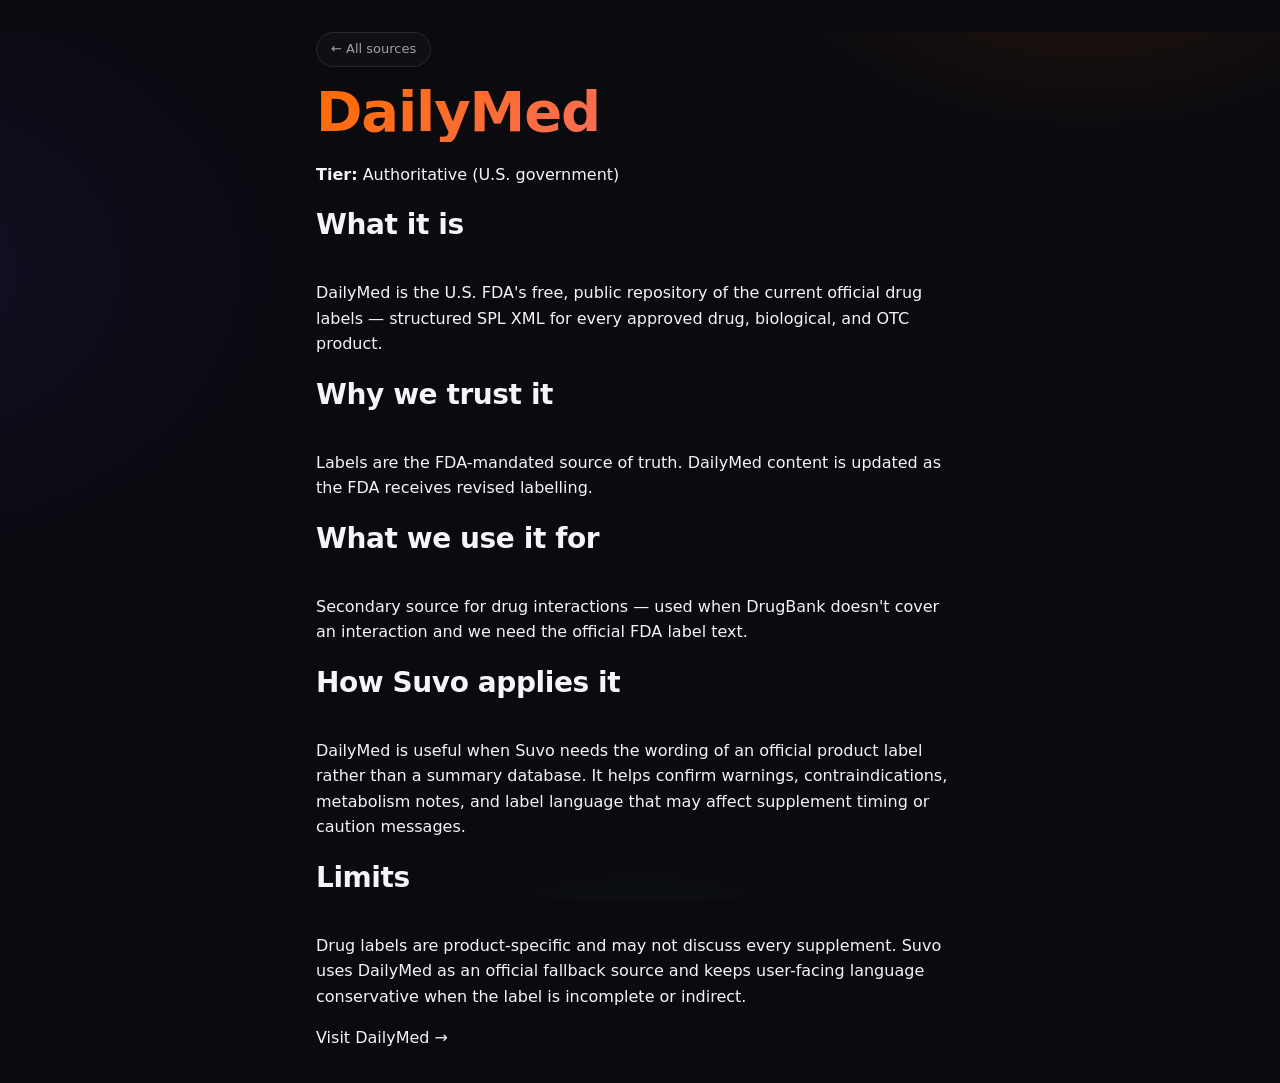
<file: sources/dailymed.html>
<!doctype html>
<html lang="en">
<head>
  <meta charset="utf-8">
  <title>DailyMed Drug Labels | Suvo Sources</title>
  <meta name="viewport" content="width=device-width, initial-scale=1">
  <meta name="description" content="Why Suvo uses DailyMed FDA label text as an official fallback for drug-supplement interaction context, warnings, and medication labels.">
  <link rel="canonical" href="https://getsuvo.com/sources/dailymed.html">
  <link rel="stylesheet" href="../style.css">
  <meta property="og:title" content="DailyMed Drug Labels | Suvo Sources">
  <meta property="og:description" content="How Suvo uses DailyMed FDA label text as an official fallback for drug-supplement interaction context.">
  <meta property="og:image" content="https://getsuvo.com/assets/og-image.png">
  <meta property="og:type" content="article">
  <meta property="og:url" content="https://getsuvo.com/sources/dailymed.html">
  <meta property="og:site_name" content="Suvo">
  <meta name="twitter:card" content="summary_large_image">
  <meta name="twitter:title" content="DailyMed Drug Labels | Suvo Sources">
  <meta name="twitter:description" content="How Suvo uses DailyMed FDA label text as an official fallback for drug-supplement interaction context.">
  <meta name="twitter:image" content="https://getsuvo.com/assets/og-image.png">
  <script type="application/ld+json">
  {
    "@context": "https://schema.org",
    "@graph": [
      {
        "@type": "WebPage",
        "@id": "https://getsuvo.com/sources/dailymed.html#webpage",
        "url": "https://getsuvo.com/sources/dailymed.html",
        "name": "DailyMed Drug Labels",
        "description": "Why Suvo uses DailyMed FDA label text as an official fallback for drug-supplement interaction context.",
        "isPartOf": { "@id": "https://getsuvo.com/#website" },
        "publisher": { "@id": "https://getsuvo.com/#organization" },
        "dateModified": "2026-05-11",
        "inLanguage": "en"
      },
      {
        "@type": "BreadcrumbList",
        "@id": "https://getsuvo.com/sources/dailymed.html#breadcrumb",
        "itemListElement": [
          { "@type": "ListItem", "position": 1, "name": "Home", "item": "https://getsuvo.com/" },
          { "@type": "ListItem", "position": 2, "name": "Sources", "item": "https://getsuvo.com/sources/" },
          { "@type": "ListItem", "position": 3, "name": "DailyMed", "item": "https://getsuvo.com/sources/dailymed.html" }
        ]
      }
    ]
  }
  </script>
</head>
<body>
  <main style="max-width: 680px; margin: 2rem auto; padding: 0 1rem; font-family: system-ui, sans-serif; line-height: 1.6;">
    <p><a href="index.html">← All sources</a></p>
    <h1>DailyMed</h1>
    <p><strong>Tier:</strong> Authoritative (U.S. government)</p>

    <h2>What it is</h2>
    <p>DailyMed is the U.S. FDA's free, public repository of the current official drug labels — structured SPL XML for every approved drug, biological, and OTC product.</p>

    <h2>Why we trust it</h2>
    <p>Labels are the FDA-mandated source of truth. DailyMed content is updated as the FDA receives revised labelling.</p>

    <h2>What we use it for</h2>
    <p>Secondary source for drug interactions — used when DrugBank doesn't cover an interaction and we need the official FDA label text.</p>

    <h2>How Suvo applies it</h2>
    <p>DailyMed is useful when Suvo needs the wording of an official product label rather than a summary database. It helps confirm warnings, contraindications, metabolism notes, and label language that may affect supplement timing or caution messages.</p>

    <h2>Limits</h2>
    <p>Drug labels are product-specific and may not discuss every supplement. Suvo uses DailyMed as an official fallback source and keeps user-facing language conservative when the label is incomplete or indirect.</p>

    <p><a href="https://dailymed.nlm.nih.gov/" rel="noopener">Visit DailyMed →</a></p>
  </main>
</body>
</html>
</file>
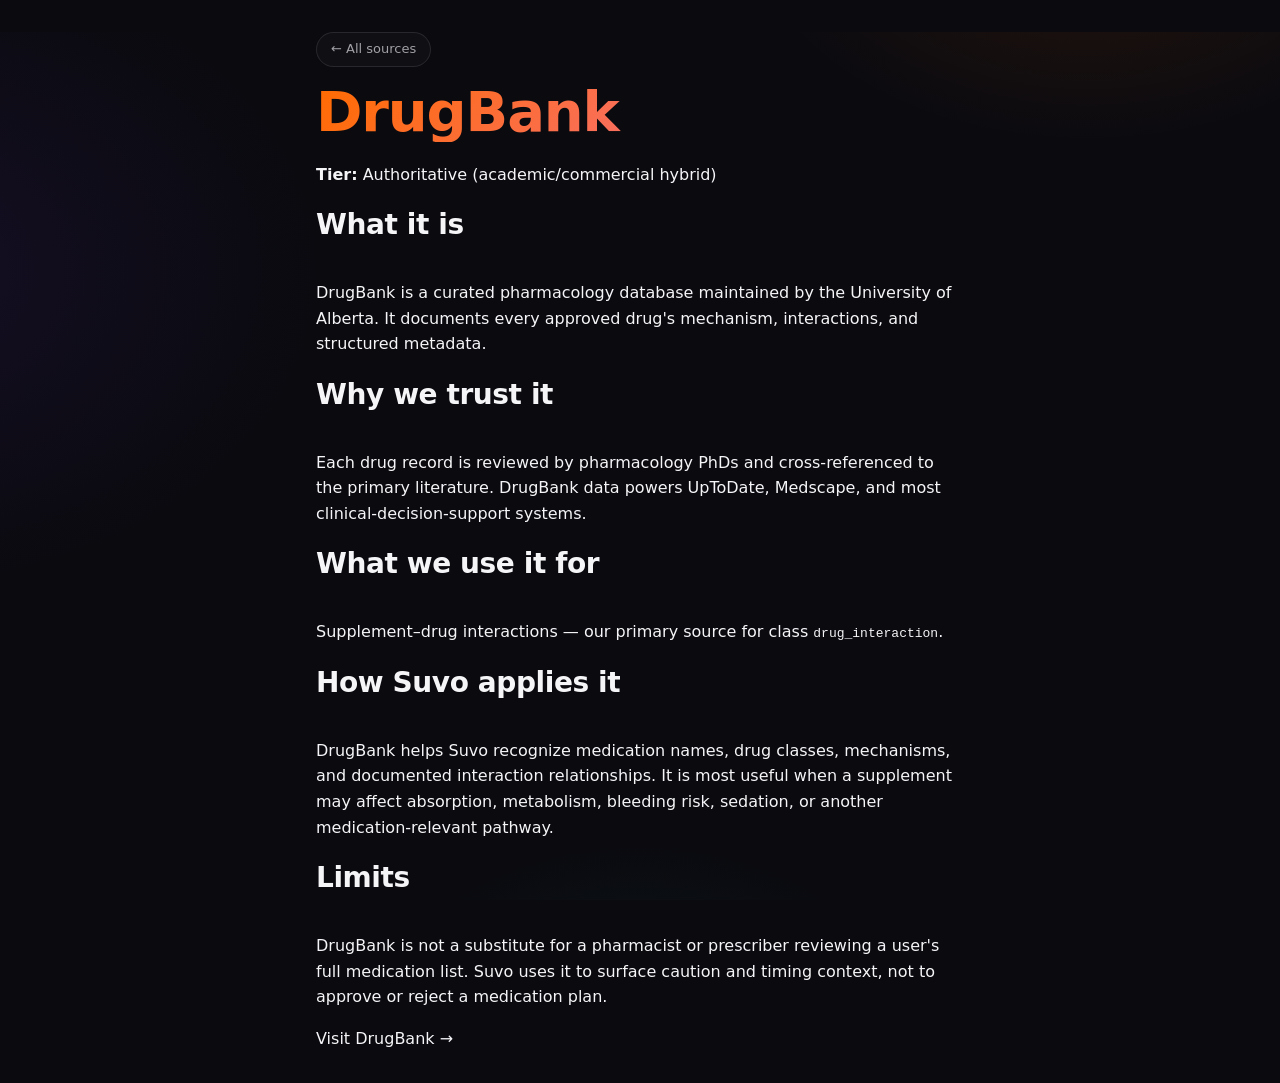
<file: sources/drugbank.html>
<!doctype html>
<html lang="en">
<head>
  <meta charset="utf-8">
  <title>DrugBank Interaction Data | Suvo Sources</title>
  <meta name="viewport" content="width=device-width, initial-scale=1">
  <meta name="description" content="Why Suvo uses DrugBank for structured drug metadata, medication classes, mechanisms, and supplement-drug interaction checks in the tracker.">
  <link rel="canonical" href="https://getsuvo.com/sources/drugbank.html">
  <link rel="stylesheet" href="../style.css">
  <meta property="og:title" content="DrugBank Interaction Data | Suvo Sources">
  <meta property="og:description" content="How Suvo uses DrugBank for structured drug metadata and supplement-drug interaction checks.">
  <meta property="og:image" content="https://getsuvo.com/assets/og-image.png">
  <meta property="og:type" content="article">
  <meta property="og:url" content="https://getsuvo.com/sources/drugbank.html">
  <meta property="og:site_name" content="Suvo">
  <meta name="twitter:card" content="summary_large_image">
  <meta name="twitter:title" content="DrugBank Interaction Data | Suvo Sources">
  <meta name="twitter:description" content="How Suvo uses DrugBank for structured drug metadata and supplement-drug interaction checks.">
  <meta name="twitter:image" content="https://getsuvo.com/assets/og-image.png">
  <script type="application/ld+json">
  {
    "@context": "https://schema.org",
    "@graph": [
      {
        "@type": "WebPage",
        "@id": "https://getsuvo.com/sources/drugbank.html#webpage",
        "url": "https://getsuvo.com/sources/drugbank.html",
        "name": "DrugBank Interaction Data",
        "description": "Why Suvo uses DrugBank for structured drug metadata and supplement-drug interaction checks in the supplement tracker.",
        "isPartOf": { "@id": "https://getsuvo.com/#website" },
        "publisher": { "@id": "https://getsuvo.com/#organization" },
        "dateModified": "2026-05-11",
        "inLanguage": "en"
      },
      {
        "@type": "BreadcrumbList",
        "@id": "https://getsuvo.com/sources/drugbank.html#breadcrumb",
        "itemListElement": [
          { "@type": "ListItem", "position": 1, "name": "Home", "item": "https://getsuvo.com/" },
          { "@type": "ListItem", "position": 2, "name": "Sources", "item": "https://getsuvo.com/sources/" },
          { "@type": "ListItem", "position": 3, "name": "DrugBank", "item": "https://getsuvo.com/sources/drugbank.html" }
        ]
      }
    ]
  }
  </script>
</head>
<body>
  <main style="max-width: 680px; margin: 2rem auto; padding: 0 1rem; font-family: system-ui, sans-serif; line-height: 1.6;">
    <p><a href="index.html">← All sources</a></p>
    <h1>DrugBank</h1>
    <p><strong>Tier:</strong> Authoritative (academic/commercial hybrid)</p>

    <h2>What it is</h2>
    <p>DrugBank is a curated pharmacology database maintained by the University of Alberta. It documents every approved drug's mechanism, interactions, and structured metadata.</p>

    <h2>Why we trust it</h2>
    <p>Each drug record is reviewed by pharmacology PhDs and cross-referenced to the primary literature. DrugBank data powers UpToDate, Medscape, and most clinical-decision-support systems.</p>

    <h2>What we use it for</h2>
    <p>Supplement–drug interactions — our primary source for class <code>drug_interaction</code>.</p>

    <h2>How Suvo applies it</h2>
    <p>DrugBank helps Suvo recognize medication names, drug classes, mechanisms, and documented interaction relationships. It is most useful when a supplement may affect absorption, metabolism, bleeding risk, sedation, or another medication-relevant pathway.</p>

    <h2>Limits</h2>
    <p>DrugBank is not a substitute for a pharmacist or prescriber reviewing a user's full medication list. Suvo uses it to surface caution and timing context, not to approve or reject a medication plan.</p>

    <p><a href="https://go.drugbank.com/" rel="noopener">Visit DrugBank →</a></p>
  </main>
</body>
</html>
</file>
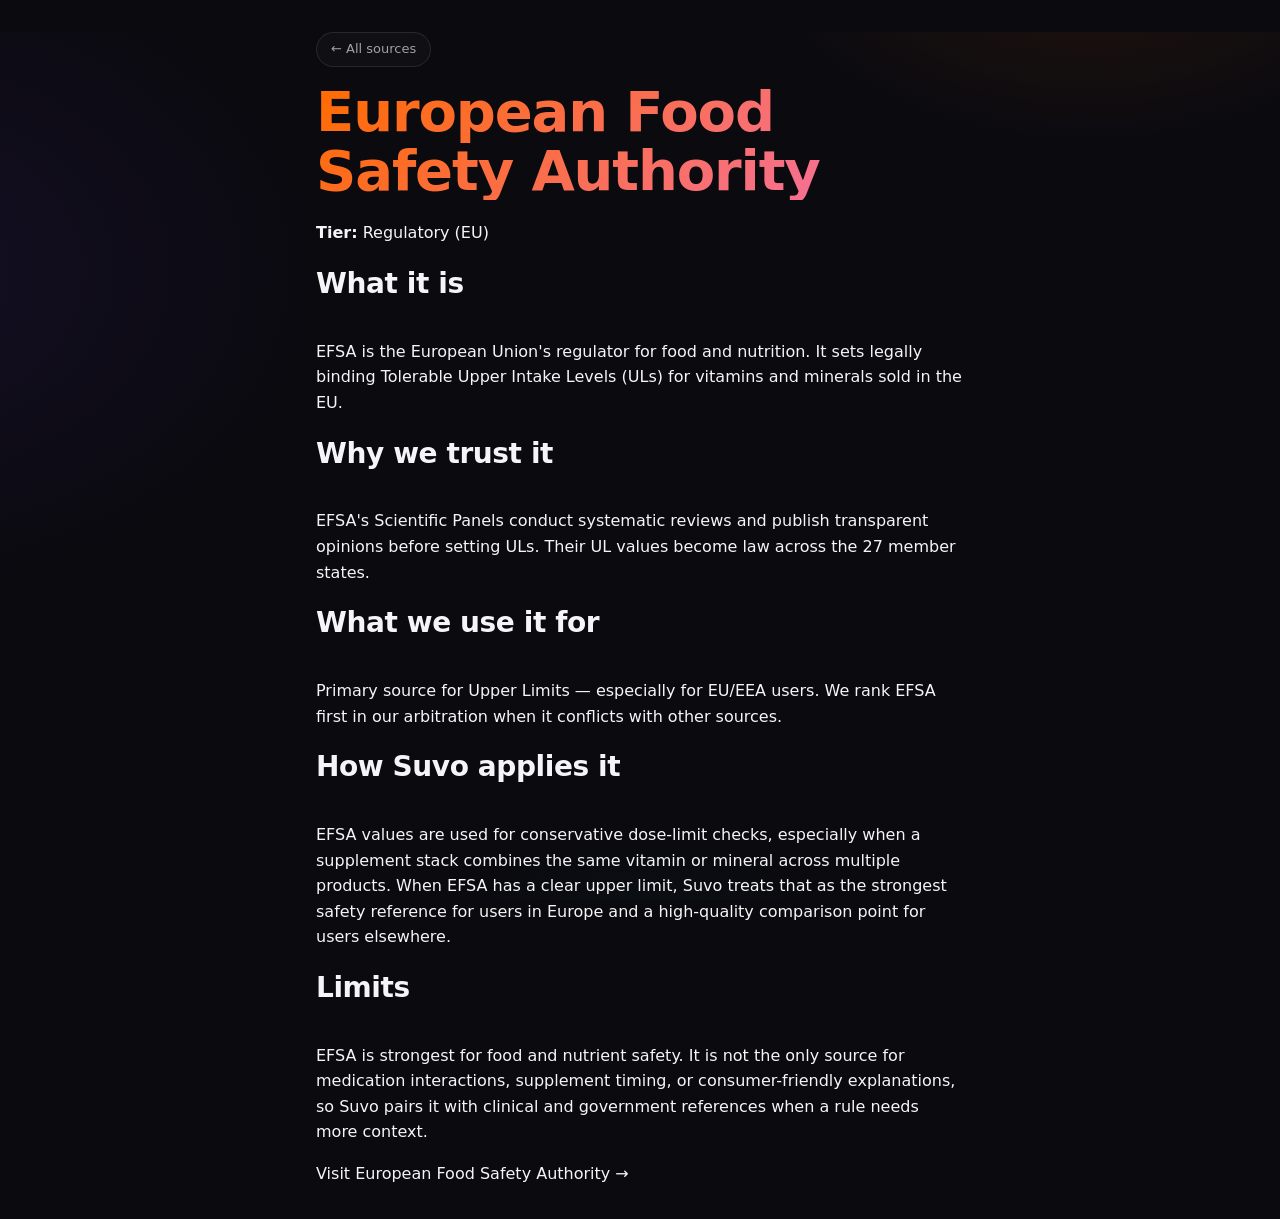
<file: sources/efsa.html>
<!doctype html>
<html lang="en">
<head>
  <meta charset="utf-8">
  <title>European Food Safety Authority | Suvo Sources</title>
  <meta name="viewport" content="width=device-width, initial-scale=1">
  <meta name="description" content="Why Suvo uses EFSA as a top-tier regulatory source for supplement upper limits, EU safety thresholds, and dose-limit arbitration.">
  <link rel="canonical" href="https://getsuvo.com/sources/efsa.html">
  <link rel="stylesheet" href="../style.css">
  <meta property="og:title" content="European Food Safety Authority | Suvo Sources">
  <meta property="og:description" content="Why Suvo uses EFSA as a top-tier regulatory source for supplement upper limits and EU safety thresholds.">
  <meta property="og:image" content="https://getsuvo.com/assets/og-image.png">
  <meta property="og:type" content="article">
  <meta property="og:url" content="https://getsuvo.com/sources/efsa.html">
  <meta property="og:site_name" content="Suvo">
  <meta name="twitter:card" content="summary_large_image">
  <meta name="twitter:title" content="European Food Safety Authority | Suvo Sources">
  <meta name="twitter:description" content="Why Suvo uses EFSA as a top-tier regulatory source for supplement upper limits and EU safety thresholds.">
  <meta name="twitter:image" content="https://getsuvo.com/assets/og-image.png">
  <script type="application/ld+json">
  {
    "@context": "https://schema.org",
    "@graph": [
      {
        "@type": "WebPage",
        "@id": "https://getsuvo.com/sources/efsa.html#webpage",
        "url": "https://getsuvo.com/sources/efsa.html",
        "name": "European Food Safety Authority",
        "description": "Why Suvo uses EFSA as a top-tier regulatory source for supplement upper limits, EU safety thresholds, and dose-limit arbitration.",
        "isPartOf": { "@id": "https://getsuvo.com/#website" },
        "publisher": { "@id": "https://getsuvo.com/#organization" },
        "dateModified": "2026-05-11",
        "inLanguage": "en"
      },
      {
        "@type": "BreadcrumbList",
        "@id": "https://getsuvo.com/sources/efsa.html#breadcrumb",
        "itemListElement": [
          { "@type": "ListItem", "position": 1, "name": "Home", "item": "https://getsuvo.com/" },
          { "@type": "ListItem", "position": 2, "name": "Sources", "item": "https://getsuvo.com/sources/" },
          { "@type": "ListItem", "position": 3, "name": "European Food Safety Authority", "item": "https://getsuvo.com/sources/efsa.html" }
        ]
      }
    ]
  }
  </script>
</head>
<body>
  <main style="max-width: 680px; margin: 2rem auto; padding: 0 1rem; font-family: system-ui, sans-serif; line-height: 1.6;">
    <p><a href="index.html">← All sources</a></p>
    <h1>European Food Safety Authority</h1>
    <p><strong>Tier:</strong> Regulatory (EU)</p>

    <h2>What it is</h2>
    <p>EFSA is the European Union's regulator for food and nutrition. It sets legally binding Tolerable Upper Intake Levels (ULs) for vitamins and minerals sold in the EU.</p>

    <h2>Why we trust it</h2>
    <p>EFSA's Scientific Panels conduct systematic reviews and publish transparent opinions before setting ULs. Their UL values become law across the 27 member states.</p>

    <h2>What we use it for</h2>
    <p>Primary source for Upper Limits — especially for EU/EEA users. We rank EFSA first in our arbitration when it conflicts with other sources.</p>

    <h2>How Suvo applies it</h2>
    <p>EFSA values are used for conservative dose-limit checks, especially when a supplement stack combines the same vitamin or mineral across multiple products. When EFSA has a clear upper limit, Suvo treats that as the strongest safety reference for users in Europe and a high-quality comparison point for users elsewhere.</p>

    <h2>Limits</h2>
    <p>EFSA is strongest for food and nutrient safety. It is not the only source for medication interactions, supplement timing, or consumer-friendly explanations, so Suvo pairs it with clinical and government references when a rule needs more context.</p>

    <p><a href="https://www.efsa.europa.eu/" rel="noopener">Visit European Food Safety Authority →</a></p>
  </main>
</body>
</html>
</file>
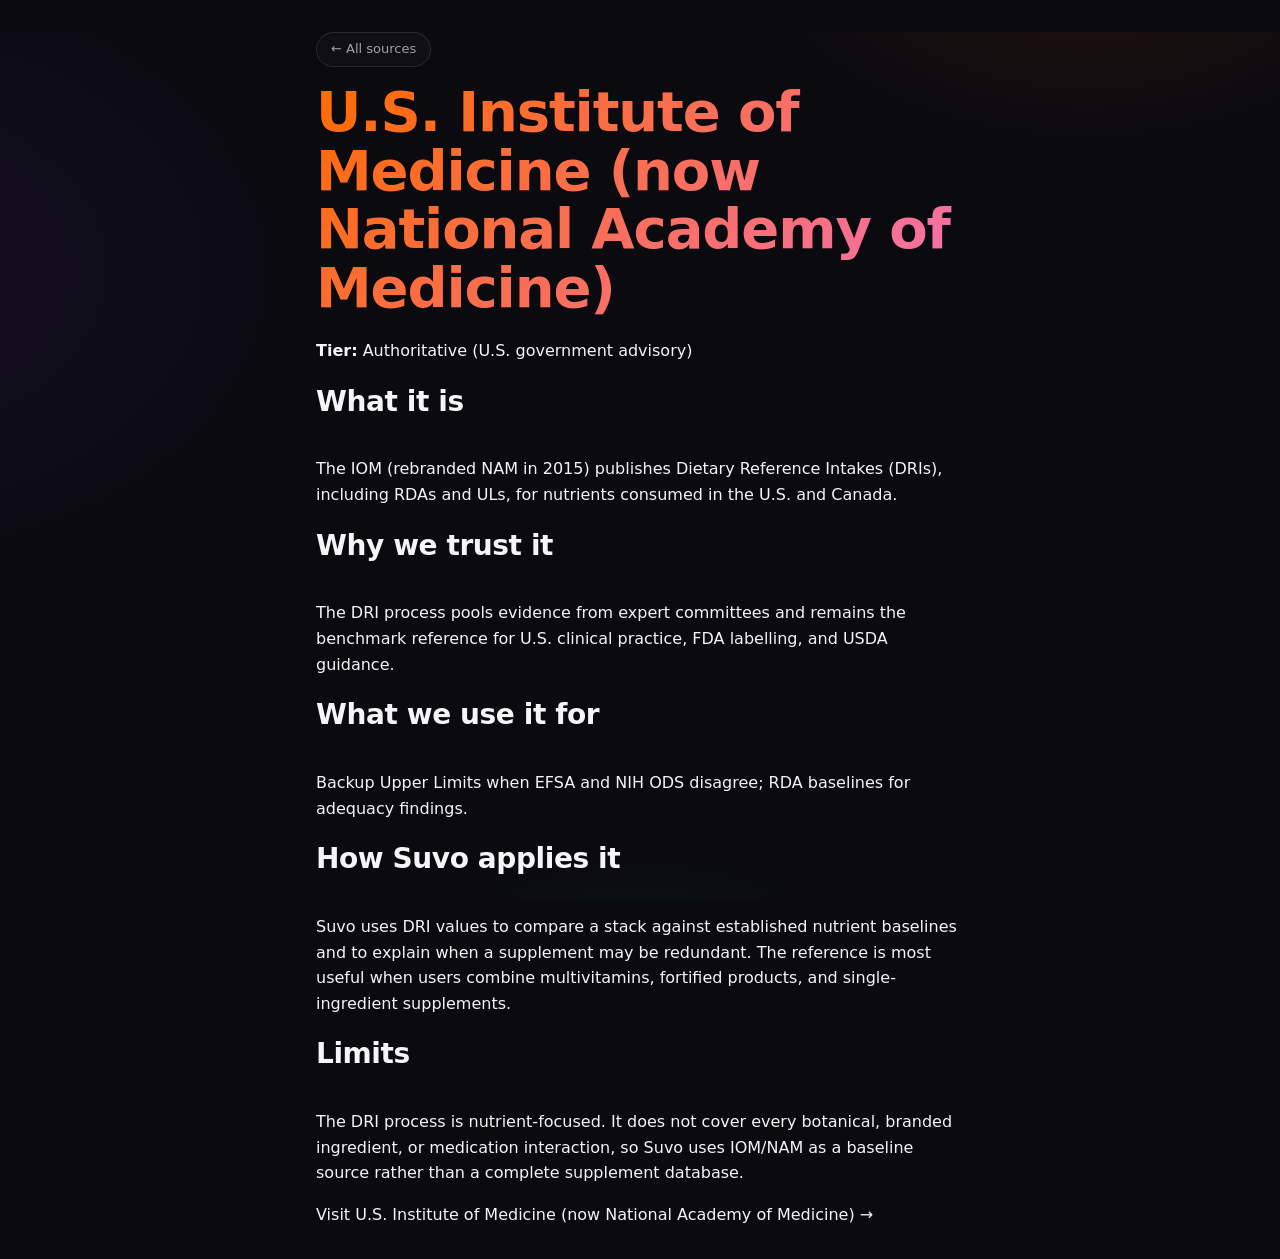
<file: sources/iom.html>
<!doctype html>
<html lang="en">
<head>
  <meta charset="utf-8">
  <title>IOM Dietary Reference Intakes | Suvo Sources</title>
  <meta name="viewport" content="width=device-width, initial-scale=1">
  <meta name="description" content="Why Suvo uses Institute of Medicine Dietary Reference Intakes for nutrient baselines, RDAs, and upper-limit comparisons.">
  <link rel="canonical" href="https://getsuvo.com/sources/iom.html">
  <link rel="stylesheet" href="../style.css">
  <meta property="og:title" content="IOM Dietary Reference Intakes | Suvo Sources">
  <meta property="og:description" content="How Suvo uses IOM Dietary Reference Intakes for nutrient baselines, RDAs, and upper-limit comparisons.">
  <meta property="og:image" content="https://getsuvo.com/assets/og-image.png">
  <meta property="og:type" content="article">
  <meta property="og:url" content="https://getsuvo.com/sources/iom.html">
  <meta property="og:site_name" content="Suvo">
  <meta name="twitter:card" content="summary_large_image">
  <meta name="twitter:title" content="IOM Dietary Reference Intakes | Suvo Sources">
  <meta name="twitter:description" content="How Suvo uses IOM Dietary Reference Intakes for nutrient baselines, RDAs, and upper-limit comparisons.">
  <meta name="twitter:image" content="https://getsuvo.com/assets/og-image.png">
  <script type="application/ld+json">
  {
    "@context": "https://schema.org",
    "@graph": [
      {
        "@type": "WebPage",
        "@id": "https://getsuvo.com/sources/iom.html#webpage",
        "url": "https://getsuvo.com/sources/iom.html",
        "name": "IOM Dietary Reference Intakes",
        "description": "Why Suvo uses Institute of Medicine Dietary Reference Intakes for nutrient baselines, RDAs, and upper-limit comparisons.",
        "isPartOf": { "@id": "https://getsuvo.com/#website" },
        "publisher": { "@id": "https://getsuvo.com/#organization" },
        "dateModified": "2026-05-11",
        "inLanguage": "en"
      },
      {
        "@type": "BreadcrumbList",
        "@id": "https://getsuvo.com/sources/iom.html#breadcrumb",
        "itemListElement": [
          { "@type": "ListItem", "position": 1, "name": "Home", "item": "https://getsuvo.com/" },
          { "@type": "ListItem", "position": 2, "name": "Sources", "item": "https://getsuvo.com/sources/" },
          { "@type": "ListItem", "position": 3, "name": "IOM Dietary Reference Intakes", "item": "https://getsuvo.com/sources/iom.html" }
        ]
      }
    ]
  }
  </script>
</head>
<body>
  <main style="max-width: 680px; margin: 2rem auto; padding: 0 1rem; font-family: system-ui, sans-serif; line-height: 1.6;">
    <p><a href="index.html">← All sources</a></p>
    <h1>U.S. Institute of Medicine (now National Academy of Medicine)</h1>
    <p><strong>Tier:</strong> Authoritative (U.S. government advisory)</p>

    <h2>What it is</h2>
    <p>The IOM (rebranded NAM in 2015) publishes Dietary Reference Intakes (DRIs), including RDAs and ULs, for nutrients consumed in the U.S. and Canada.</p>

    <h2>Why we trust it</h2>
    <p>The DRI process pools evidence from expert committees and remains the benchmark reference for U.S. clinical practice, FDA labelling, and USDA guidance.</p>

    <h2>What we use it for</h2>
    <p>Backup Upper Limits when EFSA and NIH ODS disagree; RDA baselines for adequacy findings.</p>

    <h2>How Suvo applies it</h2>
    <p>Suvo uses DRI values to compare a stack against established nutrient baselines and to explain when a supplement may be redundant. The reference is most useful when users combine multivitamins, fortified products, and single-ingredient supplements.</p>

    <h2>Limits</h2>
    <p>The DRI process is nutrient-focused. It does not cover every botanical, branded ingredient, or medication interaction, so Suvo uses IOM/NAM as a baseline source rather than a complete supplement database.</p>

    <p><a href="https://nap.nationalacademies.org/catalog/11537/dietary-reference-intakes-the-essential-guide-to-nutrient-requirements" rel="noopener">Visit U.S. Institute of Medicine (now National Academy of Medicine) →</a></p>
  </main>
</body>
</html>
</file>
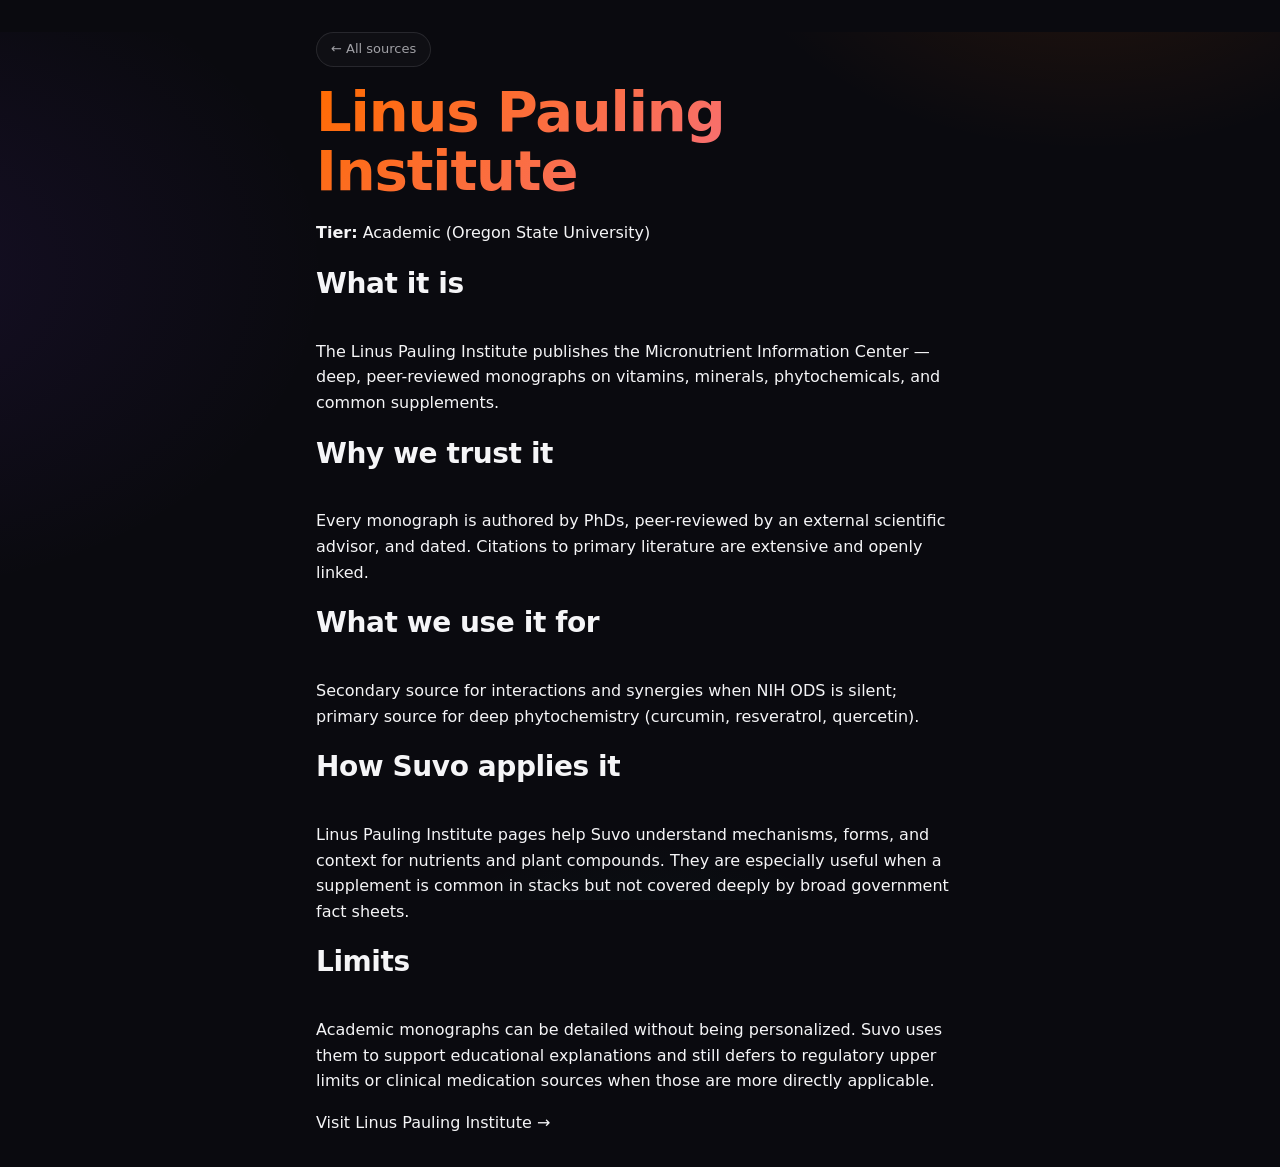
<file: sources/linus_pauling.html>
<!doctype html>
<html lang="en">
<head>
  <meta charset="utf-8">
  <title>Linus Pauling Institute | Suvo Sources</title>
  <meta name="viewport" content="width=device-width, initial-scale=1">
  <meta name="description" content="Why Suvo uses Linus Pauling Institute monographs for micronutrient, botanical, phytochemical, mechanism, and supplement context.">
  <link rel="canonical" href="https://getsuvo.com/sources/linus_pauling.html">
  <link rel="stylesheet" href="../style.css">
  <meta property="og:title" content="Linus Pauling Institute | Suvo Sources">
  <meta property="og:description" content="How Suvo uses Linus Pauling Institute monographs for micronutrient, botanical, and phytochemical context.">
  <meta property="og:image" content="https://getsuvo.com/assets/og-image.png">
  <meta property="og:type" content="article">
  <meta property="og:url" content="https://getsuvo.com/sources/linus_pauling.html">
  <meta property="og:site_name" content="Suvo">
  <meta name="twitter:card" content="summary_large_image">
  <meta name="twitter:title" content="Linus Pauling Institute | Suvo Sources">
  <meta name="twitter:description" content="How Suvo uses Linus Pauling Institute monographs for micronutrient, botanical, and phytochemical context.">
  <meta name="twitter:image" content="https://getsuvo.com/assets/og-image.png">
  <script type="application/ld+json">
  {
    "@context": "https://schema.org",
    "@graph": [
      {
        "@type": "WebPage",
        "@id": "https://getsuvo.com/sources/linus_pauling.html#webpage",
        "url": "https://getsuvo.com/sources/linus_pauling.html",
        "name": "Linus Pauling Institute",
        "description": "Why Suvo uses Linus Pauling Institute monographs for micronutrient, botanical, and phytochemical supplement context.",
        "isPartOf": { "@id": "https://getsuvo.com/#website" },
        "publisher": { "@id": "https://getsuvo.com/#organization" },
        "dateModified": "2026-05-11",
        "inLanguage": "en"
      },
      {
        "@type": "BreadcrumbList",
        "@id": "https://getsuvo.com/sources/linus_pauling.html#breadcrumb",
        "itemListElement": [
          { "@type": "ListItem", "position": 1, "name": "Home", "item": "https://getsuvo.com/" },
          { "@type": "ListItem", "position": 2, "name": "Sources", "item": "https://getsuvo.com/sources/" },
          { "@type": "ListItem", "position": 3, "name": "Linus Pauling Institute", "item": "https://getsuvo.com/sources/linus_pauling.html" }
        ]
      }
    ]
  }
  </script>
</head>
<body>
  <main style="max-width: 680px; margin: 2rem auto; padding: 0 1rem; font-family: system-ui, sans-serif; line-height: 1.6;">
    <p><a href="index.html">← All sources</a></p>
    <h1>Linus Pauling Institute</h1>
    <p><strong>Tier:</strong> Academic (Oregon State University)</p>

    <h2>What it is</h2>
    <p>The Linus Pauling Institute publishes the Micronutrient Information Center — deep, peer-reviewed monographs on vitamins, minerals, phytochemicals, and common supplements.</p>

    <h2>Why we trust it</h2>
    <p>Every monograph is authored by PhDs, peer-reviewed by an external scientific advisor, and dated. Citations to primary literature are extensive and openly linked.</p>

    <h2>What we use it for</h2>
    <p>Secondary source for interactions and synergies when NIH ODS is silent; primary source for deep phytochemistry (curcumin, resveratrol, quercetin).</p>

    <h2>How Suvo applies it</h2>
    <p>Linus Pauling Institute pages help Suvo understand mechanisms, forms, and context for nutrients and plant compounds. They are especially useful when a supplement is common in stacks but not covered deeply by broad government fact sheets.</p>

    <h2>Limits</h2>
    <p>Academic monographs can be detailed without being personalized. Suvo uses them to support educational explanations and still defers to regulatory upper limits or clinical medication sources when those are more directly applicable.</p>

    <p><a href="https://lpi.oregonstate.edu/mic" rel="noopener">Visit Linus Pauling Institute →</a></p>
  </main>
</body>
</html>
</file>
<file: style.css>
/* Suvo landing — mirrors mobile/lib/theme.ts */

:root {
  --brand: #FF6B00;
  --brand-light: #FF9040;
  --brand-dark: #CC5500;

  --bg: #0A0A0F;
  --bg-card: #15151A;
  --bg-elevated: #1E1E25;

  --text: #F5F5F7;
  --text-secondary: #A1A1A6;
  --text-muted: #56566A;

  --success: #34D399;
  --warning: #FBBF24;
  --danger: #FB7185;
  --info: #67E8F9;
  --purple: #C084FC;
  --teal: #2DD4BF;
  --pink: #F472B6;
  --lime: #A3E635;

  --border: rgba(255,255,255,0.06);
  --border-light: rgba(255,255,255,0.1);

  --radius-sm: 8px;
  --radius-md: 14px;
  --radius-lg: 20px;
  --radius-xl: 24px;
  --radius-full: 999px;

  --max: 960px;
}

* { box-sizing: border-box; }

html, body {
  margin: 0;
  background: var(--bg);
  color: var(--text);
  font-family: -apple-system, BlinkMacSystemFont, "SF Pro Display", "Segoe UI", Roboto, "Helvetica Neue", Arial, sans-serif;
  line-height: 1.5;
  -webkit-font-smoothing: antialiased;
  text-rendering: optimizeLegibility;
}

body {
  background-color: var(--bg);
  /* Ambient static glow layer — applies to every page (home + subpages).
     Home additionally renders animated .bg-blobs on top via index.html. */
  background-image:
    radial-gradient(600px 400px at 85% -10%, rgba(255,107,0,0.12), transparent 60%),
    radial-gradient(700px 500px at -10% 30%, rgba(124,58,237,0.10), transparent 65%),
    radial-gradient(500px 400px at 50% 120%, rgba(45,212,191,0.08), transparent 60%);
  background-attachment: fixed;
  min-height: 100vh;
  position: relative;
  overflow-x: hidden;
}

/* ---------- Subpage h1 gradient (privacy / affiliates / delete-account / picks / sources / 404) ---------- */
/* Targets <main> h1 only — home page h1 is inside <header class="hero">, not affected. */

main h1 {
  background: linear-gradient(135deg, var(--brand) 0%, var(--pink) 100%);
  -webkit-background-clip: text;
  background-clip: text;
  color: transparent;
  letter-spacing: -0.02em;
}

/* Glass-pill "Back to Suvo" link on legal subpages */
.legal > p:first-child a,
main > p:first-child a[href$="index.html"] {
  display: inline-flex;
  align-items: center;
  gap: 6px;
  padding: 6px 14px;
  background: rgba(21, 21, 26, 0.55);
  border: 1px solid var(--border-light);
  border-radius: var(--radius-full);
  backdrop-filter: blur(10px);
  -webkit-backdrop-filter: blur(10px);
  color: var(--text-secondary);
  font-size: 13px;
  text-decoration: none;
  transition: background 0.15s ease, color 0.15s ease;
}
.legal > p:first-child a:hover,
main > p:first-child a[href$="index.html"]:hover {
  background: rgba(30, 30, 37, 0.75);
  color: var(--text);
  opacity: 1;
}

/* ---------- Animated ambient gradient blobs ---------- */

.bg-blobs {
  position: fixed;
  inset: 0;
  pointer-events: none;
  z-index: -1;
  overflow: hidden;
}

.bg-blob {
  position: absolute;
  border-radius: 50%;
  filter: blur(120px);
  opacity: 0.22;
  animation: pulse-slow 8s ease-in-out infinite;
}

.bg-blob-orange {
  top: -180px;
  left: -180px;
  width: 480px;
  height: 480px;
  background: var(--brand);
}

.bg-blob-purple {
  top: 30%;
  right: -180px;
  width: 520px;
  height: 520px;
  background: #7C3AED;
  animation-delay: 1.5s;
}

.bg-blob-teal {
  bottom: 0;
  left: 33%;
  width: 420px;
  height: 420px;
  background: var(--teal);
  opacity: 0.16;
  filter: blur(140px);
  animation-delay: 3s;
}

@keyframes pulse-slow {
  0%, 100% { opacity: 0.22; transform: scale(1); }
  50%      { opacity: 0.30; transform: scale(1.08); }
}

@media (prefers-reduced-motion: reduce) {
  .bg-blob { animation: none; }
}

a { color: var(--text); text-decoration: none; }
a:hover { opacity: 0.85; }

/* ---------- Nav ---------- */

nav {
  display: flex;
  gap: 24px;
  align-items: center;
  max-width: var(--max);
  margin: 0 auto;
  padding: 24px 20px;
  flex-wrap: wrap;
}

.brand {
  display: inline-flex;
  align-items: center;
  gap: 10px;
  margin-right: auto;
  color: var(--text);
  text-decoration: none;
  font-weight: 800;
  font-size: 22px;
  letter-spacing: -0.02em;
  line-height: 1;
}
.brand img {
  height: 32px;
  width: 32px;
  display: block;
}
.brand:hover { opacity: 0.9; }

nav a:not(.brand) {
  color: var(--text-secondary);
  font-size: 13px;
  font-weight: 500;
}
nav a:not(.brand):hover { color: var(--text); }

/* ---------- Hero ---------- */

.hero {
  padding-bottom: 64px;
  border-bottom: 1px solid var(--border);
}

.hero-inner {
  max-width: var(--max);
  margin: 0 auto;
  padding: 48px 20px 32px;
  display: grid;
  grid-template-columns: 1.1fr 0.9fr;
  gap: 48px;
  align-items: center;
}

@media (max-width: 820px) {
  .hero-inner { grid-template-columns: 1fr; gap: 40px; }
  .hero-shot { order: -1; }
}

.hero-copy { min-width: 0; }

.hero-shot {
  display: flex;
  justify-content: center;
}

.phone {
  position: relative;
  width: 280px;
  padding: 10px;
  background: #050508;
  border-radius: 40px;
  border: 1px solid var(--border-light);
  box-shadow:
    0 30px 60px rgba(0,0,0,0.55),
    0 0 80px rgba(255,107,0,0.18);
}

.phone img {
  display: block;
  width: 100%;
  height: auto;
  border-radius: 30px;
}

h1 {
  font-size: clamp(34px, 6vw, 56px);
  line-height: 1.05;
  margin: 0 0 20px;
  letter-spacing: -0.02em;
  font-weight: 900;
}

.hero h1 .accent {
  background: linear-gradient(135deg, var(--brand) 0%, var(--pink) 100%);
  -webkit-background-clip: text;
  background-clip: text;
  color: transparent;
}

.lede {
  font-size: 17px;
  color: var(--text-secondary);
  max-width: 620px;
  margin: 0 0 32px;
}

.cta {
  display: inline-block;
  background: linear-gradient(135deg, var(--brand) 0%, var(--brand-light) 100%);
  color: #fff;
  padding: 14px 26px;
  border-radius: var(--radius-full);
  font-weight: 700;
  font-size: 15px;
  box-shadow: 0 10px 30px rgba(255,107,0,0.35);
  transition: transform 0.15s ease, box-shadow 0.15s ease;
}
.cta:hover {
  opacity: 1;
  transform: translateY(-1px);
  box-shadow: 0 14px 34px rgba(255,107,0,0.45);
}

.status {
  color: var(--text-muted);
  font-size: 13px;
  margin-top: 18px;
  letter-spacing: 0.02em;
}

/* ---------- Sections ---------- */

section {
  padding: 72px 20px;
  max-width: var(--max);
  margin: 0 auto;
}

.section-label {
  display: block;
  font-size: 11px;
  font-weight: 700;
  letter-spacing: 0.12em;
  color: var(--text-muted);
  text-transform: uppercase;
  margin-bottom: 12px;
}

h2 {
  font-size: 28px;
  margin: 0 0 32px;
  letter-spacing: -0.015em;
  font-weight: 700;
}

h3 {
  font-size: 17px;
  margin: 0 0 6px;
  font-weight: 600;
  letter-spacing: -0.01em;
}

/* ---------- Feature grid (mirrors supplement cards) ---------- */

.grid {
  display: grid;
  grid-template-columns: repeat(auto-fit, minmax(240px, 1fr));
  gap: 14px;
}

.grid article {
  position: relative;
  background: var(--bg-card);
  border: 1px solid var(--border);
  padding: 20px 20px 20px 24px;
  border-radius: var(--radius-lg);
  overflow: hidden;
}

/* Accent rail on the left — matches supplement list rows */
.grid article::before {
  content: "";
  position: absolute;
  left: 0; top: 12px; bottom: 12px;
  width: 3px;
  border-radius: 0 3px 3px 0;
  background: var(--brand);
}
.grid article:nth-child(2)::before { background: var(--teal); }
.grid article:nth-child(3)::before { background: var(--purple); }
.grid article:nth-child(4)::before { background: var(--pink); }

.grid p {
  margin: 0;
  color: var(--text-secondary);
  font-size: 14px;
}

.tags {
  display: flex;
  flex-wrap: wrap;
  gap: 6px;
  margin-top: 12px;
}

.tag {
  display: inline-block;
  padding: 3px 10px;
  background: var(--bg-elevated);
  color: var(--text-secondary);
  border: 1px solid var(--border);
  border-radius: var(--radius-full);
  font-size: 11px;
  font-weight: 500;
  letter-spacing: 0.02em;
}
.tag.teal   { color: var(--teal); }
.tag.purple { color: var(--purple); }
.tag.pink   { color: var(--pink); }
.tag.info   { color: var(--info); }
.tag.warn   { color: var(--warning); }

/* ---------- "What else is in the box" mini-card grid ---------- */

.more-heading {
  margin: 48px 0 16px;
  font-size: 13px;
  font-weight: 700;
  letter-spacing: 0.12em;
  text-transform: uppercase;
  color: var(--text-muted);
}

.more-list {
  display: grid;
  grid-template-columns: repeat(auto-fit, minmax(260px, 1fr));
  gap: 10px;
  margin: 0;
  padding: 0;
}

.more-list > div {
  position: relative;
  background: var(--bg-card);
  border: 1px solid var(--border);
  padding: 14px 14px 14px 18px;
  border-radius: var(--radius-lg);
  overflow: hidden;
}

/* Subtle left accent rail — echoes the hero cards' ::before pattern but thinner + dimmer */
.more-list > div::before {
  content: "";
  position: absolute;
  left: 0; top: 14px; bottom: 14px;
  width: 2px;
  border-radius: 0 2px 2px 0;
  background: var(--border);
  transition: background 120ms ease;
}

.more-list > div:hover::before {
  background: var(--brand);
}

.more-list dt {
  font-size: 14px;
  font-weight: 600;
  color: var(--text);
  margin: 0 0 4px;
  letter-spacing: -0.005em;
}

.more-list dd {
  font-size: 13px;
  color: var(--text-secondary);
  margin: 0;
  line-height: 1.5;
}

/* ---------- About & support ---------- */

.about p,
.support p {
  color: var(--text-secondary);
  font-size: 16px;
  max-width: 720px;
}
.support a { color: var(--brand-light); }
.support a:hover { color: var(--brand); }

.support .card {
  background: var(--bg-card);
  border: 1px solid var(--border);
  border-radius: var(--radius-lg);
  padding: 24px;
  margin-top: 20px;
}

/* ---------- Footer ---------- */

footer {
  padding: 40px 20px 64px;
  border-top: 1px solid var(--border);
  text-align: center;
  color: var(--text-muted);
  font-size: 13px;
}

footer a { color: var(--text-secondary); }
footer a:hover { color: var(--text); }

.fine {
  margin-top: 14px;
  font-size: 12px;
  max-width: 620px;
  margin-left: auto;
  margin-right: auto;
  color: var(--text-muted);
}

/* ---------- Hero parity additions (eyebrow chip, CTAs, checks, badges, glass nav) ---------- */

.glass-nav {
  max-width: var(--max);
  margin: 16px auto 0;
  padding: 10px 18px;
  background: rgba(21, 21, 26, 0.55);
  border: 1px solid var(--border-light);
  border-radius: var(--radius-full);
  backdrop-filter: blur(14px);
  -webkit-backdrop-filter: blur(14px);
  position: sticky;
  top: 12px;
  z-index: 40;
}

.glass-nav .nav-links {
  display: flex;
  gap: 22px;
  margin-left: 8px;
  margin-right: auto;
}

@media (max-width: 640px) {
  .glass-nav .nav-links { display: none; }
}

.cta {
  display: inline-flex;
  align-items: center;
  gap: 8px;
}

.cta-sm {
  padding: 8px 16px;
  font-size: 13px;
  box-shadow: 0 6px 18px rgba(255,107,0,0.30);
}

/* Override the gray "nav a:not(.brand)" rule — CTA in nav is white on gradient */
.glass-nav .cta { color: #fff; }
.glass-nav .cta:hover { color: #fff; opacity: 1; }

.icon {
  display: inline-block;
  vertical-align: middle;
  flex-shrink: 0;
}

.eyebrow-chip {
  display: inline-flex;
  align-items: center;
  gap: 8px;
  padding: 6px 14px;
  background: rgba(21, 21, 26, 0.55);
  border: 1px solid var(--border-light);
  border-radius: var(--radius-full);
  backdrop-filter: blur(10px);
  -webkit-backdrop-filter: blur(10px);
  color: var(--text-secondary);
  font-size: 12px;
  font-weight: 500;
  letter-spacing: 0.01em;
  text-transform: none;
  margin-bottom: 18px;
}

.eyebrow-chip .icon { color: var(--brand); }

.hero-ctas {
  display: flex;
  flex-wrap: wrap;
  gap: 12px;
  margin-bottom: 28px;
}

.cta-ghost {
  display: inline-flex;
  align-items: center;
  gap: 8px;
  padding: 14px 22px;
  background: rgba(21, 21, 26, 0.55);
  border: 1px solid var(--border-light);
  border-radius: var(--radius-full);
  backdrop-filter: blur(10px);
  -webkit-backdrop-filter: blur(10px);
  color: var(--text);
  font-weight: 600;
  font-size: 15px;
  transition: background 0.15s ease;
}
.cta-ghost:hover {
  background: rgba(30, 30, 37, 0.75);
  opacity: 1;
}

.hero-checks {
  display: flex;
  flex-wrap: wrap;
  gap: 22px;
  list-style: none;
  margin: 0;
  padding: 0;
  font-size: 12px;
  color: var(--text-muted);
}
.hero-checks li {
  display: inline-flex;
  align-items: center;
  gap: 6px;
}
.hero-checks .check { color: var(--brand); }

/* Floating glass badges over the phone screenshot */

.hero-shot {
  position: relative;
}

.hero-badge {
  position: absolute;
  display: inline-flex;
  align-items: center;
  gap: 8px;
  padding: 10px 14px;
  background: rgba(21, 21, 26, 0.78);
  border: 1px solid var(--border-light);
  border-radius: var(--radius-full);
  backdrop-filter: blur(14px);
  -webkit-backdrop-filter: blur(14px);
  box-shadow: 0 12px 30px rgba(0,0,0,0.35);
  font-size: 12px;
  z-index: 1;
}

.hero-badge .icon { flex-shrink: 0; }

.hero-badge-left {
  top: 70%;
  left: -18px;
  transform: rotate(-6deg);
}
.hero-badge-left .icon { color: var(--brand); }

.hero-badge-right {
  bottom: 18%;
  right: -10px;
  transform: rotate(5deg);
}
.hero-badge-right .icon { color: var(--pink); }

.badge-title {
  font-weight: 600;
  color: var(--text);
  font-size: 12px;
  line-height: 1.2;
}
.badge-sub {
  color: var(--text-muted);
  font-size: 11px;
  margin-top: 2px;
}

@media (max-width: 820px) {
  .hero-badge-left { left: 4px; top: 14%; }
  .hero-badge-right { right: 4px; bottom: 8%; }
}

/* ---------- Marquee scrolling band ---------- */

.marquee-band {
  position: relative;
  border-top: 1px solid var(--border);
  border-bottom: 1px solid var(--border);
  background: rgba(21, 21, 26, 0.4);
  padding: 18px 0;
  overflow: hidden;
  margin-top: 24px;
}

.marquee-track {
  display: flex;
  align-items: center;
  gap: 28px;
  width: max-content;
  animation: marquee 32s linear infinite;
  white-space: nowrap;
}

.marquee-item {
  font-size: 13px;
  color: var(--text-secondary);
  font-weight: 500;
  letter-spacing: 0.01em;
}

.marquee-dot {
  color: var(--brand);
  font-size: 18px;
  line-height: 1;
}

@keyframes marquee {
  0%   { transform: translateX(0); }
  100% { transform: translateX(-50%); }
}

@media (prefers-reduced-motion: reduce) {
  .marquee-track { animation: none; }
}

/* ---------- Section heading (eyebrow + title + subtitle) ---------- */

.section-heading {
  max-width: var(--max);
  margin: 0 auto 40px;
  text-align: left;
}

.section-eyebrow {
  display: inline-block;
  font-size: 11px;
  font-weight: 700;
  letter-spacing: 0.14em;
  color: var(--brand);
  text-transform: uppercase;
  margin-bottom: 14px;
}

.section-heading h2 {
  font-size: clamp(28px, 4vw, 40px);
  line-height: 1.05;
  margin: 0 0 14px;
  font-weight: 800;
  letter-spacing: -0.02em;
}

.section-sub {
  font-size: 16px;
  color: var(--text-secondary);
  margin: 0;
  max-width: 640px;
}

.section-link {
  margin: 22px 0 0;
  font-size: 14px;
}
.section-link a {
  color: var(--brand-light);
  font-weight: 600;
}
.section-link a:hover {
  color: var(--brand);
  opacity: 1;
}

/* ---------- Feature cards (with icon-in-badge) ---------- */

.feature-card {
  position: relative;
  background: var(--bg-card);
  border: 1px solid var(--border);
  padding: 28px 26px 26px;
  border-radius: var(--radius-xl);
  overflow: hidden;
  transition: transform 220ms ease, border-color 220ms ease;
}

.feature-card::before { content: none; }

.feature-card:hover { transform: translateY(-4px); }

.feature-card-orange:hover { border-color: rgba(255,107,0,0.4); }
.feature-card-purple:hover { border-color: rgba(192,132,252,0.5); }
.feature-card-teal:hover   { border-color: rgba(45,212,191,0.4); }

.feature-icon {
  display: inline-flex;
  align-items: center;
  justify-content: center;
  width: 44px;
  height: 44px;
  border-radius: var(--radius-md);
  border: 1px solid var(--border-light);
  margin-bottom: 22px;
  background: rgba(21, 21, 26, 0.6);
}

.feature-card-orange .feature-icon { color: var(--brand); background: rgba(255,107,0,0.10); border-color: rgba(255,107,0,0.30); }
.feature-card-purple .feature-icon { color: var(--purple); background: rgba(192,132,252,0.10); border-color: rgba(192,132,252,0.40); }
.feature-card-teal .feature-icon   { color: var(--teal); background: rgba(45,212,191,0.10); border-color: rgba(45,212,191,0.30); }

.feature-card h3 {
  font-size: 19px;
  font-weight: 700;
  margin: 0 0 10px;
  letter-spacing: -0.01em;
}

.feature-card p {
  margin: 0 0 18px;
  font-size: 14px;
  line-height: 1.55;
  color: var(--text-secondary);
}

/* ---------- More section (mini-grid icon-on-top) ---------- */

.more-section { padding-top: 16px; }

.more-grid {
  display: grid;
  grid-template-columns: repeat(auto-fit, minmax(220px, 1fr));
  gap: 12px;
}

.more-card {
  position: relative;
  background: rgba(21, 21, 26, 0.55);
  border: 1px solid var(--border);
  padding: 20px 18px;
  border-radius: var(--radius-lg);
  transition: transform 200ms ease, border-color 200ms ease, background 200ms ease;
}

.more-card::before { content: none; }

.more-card:hover { transform: translateY(-2px); background: rgba(30, 30, 37, 0.7); }

.more-card-orange:hover { border-color: rgba(255,107,0,0.35); }
.more-card-teal:hover   { border-color: rgba(45,212,191,0.35); }
.more-card-purple:hover { border-color: rgba(192,132,252,0.45); }
.more-card-pink:hover   { border-color: rgba(244,114,182,0.40); }

.more-icon {
  display: block;
  margin-bottom: 14px;
  transition: transform 200ms ease;
}

.more-card:hover .more-icon { transform: scale(1.08); }

.more-card-orange .more-icon { color: var(--brand); }
.more-card-teal   .more-icon { color: var(--teal); }
.more-card-purple .more-icon { color: var(--purple); }
.more-card-pink   .more-icon { color: var(--pink); }

.more-title {
  font-size: 14px;
  font-weight: 600;
  color: var(--text);
  margin: 0 0 4px;
  letter-spacing: -0.005em;
}

.more-body {
  font-size: 13px;
  color: var(--text-secondary);
  line-height: 1.5;
}

/* ---------- Why section (gradient-card with split layout) ---------- */

.why-section { padding: 56px 20px; }

.why-card {
  position: relative;
  background:
    radial-gradient(120% 120% at 0% 0%, rgba(255,107,0,0.10), transparent 55%),
    radial-gradient(120% 120% at 100% 100%, rgba(244,114,182,0.10), transparent 55%),
    var(--bg-card);
  border: 1px solid var(--border);
  border-radius: 32px;
  padding: 48px 40px;
  overflow: hidden;
}

.why-grid {
  display: grid;
  grid-template-columns: 1fr 1.2fr;
  gap: 40px;
  align-items: center;
}

@media (max-width: 820px) {
  .why-grid { grid-template-columns: 1fr; gap: 24px; }
  .why-card { padding: 36px 26px; }
}

.why-eyebrow {
  display: inline-block;
  font-size: 11px;
  font-weight: 700;
  letter-spacing: 0.14em;
  color: var(--text-muted);
  text-transform: uppercase;
  margin-bottom: 14px;
}

.why-left h2 {
  font-size: clamp(32px, 5vw, 48px);
  line-height: 1.05;
  margin: 0;
  font-weight: 800;
  letter-spacing: -0.02em;
}

.text-gradient {
  background: linear-gradient(135deg, var(--brand) 0%, var(--pink) 100%);
  -webkit-background-clip: text;
  background-clip: text;
  color: transparent;
}

.why-right p {
  font-size: 15px;
  line-height: 1.65;
  margin: 0 0 14px;
}

.why-secondary { color: var(--text-secondary); }
.why-primary   { color: var(--text); }

.why-right p:last-child { margin-bottom: 0; }

/* ---------- CTA section (big gradient brand box) ---------- */

.cta-section { padding: 56px 20px; }

.cta-box {
  position: relative;
  background: linear-gradient(135deg, var(--brand) 0%, var(--pink) 80%, #C084FC 100%);
  border-radius: 32px;
  padding: 64px 32px;
  text-align: center;
  overflow: hidden;
  box-shadow: 0 30px 80px rgba(255,107,0,0.25);
}

.cta-box::before {
  content: "";
  position: absolute;
  inset: 0;
  background:
    radial-gradient(circle at 20% 20%, rgba(255,255,255,0.18), transparent 40%),
    radial-gradient(circle at 80% 80%, rgba(255,255,255,0.18), transparent 40%);
  mix-blend-mode: overlay;
  pointer-events: none;
}

.cta-box h2 {
  position: relative;
  font-size: clamp(30px, 5vw, 44px);
  line-height: 1.1;
  margin: 0 0 14px;
  font-weight: 800;
  letter-spacing: -0.02em;
  color: #fff;
}

.cta-sub {
  position: relative;
  font-size: 16px;
  color: rgba(255,255,255,0.88);
  max-width: 560px;
  margin: 0 auto 26px;
  line-height: 1.5;
}

.cta-buttons {
  position: relative;
  display: flex;
  flex-wrap: wrap;
  justify-content: center;
  gap: 12px;
}

.cta-light {
  display: inline-flex;
  align-items: center;
  gap: 8px;
  background: var(--bg);
  color: var(--text);
  padding: 13px 22px;
  border-radius: var(--radius-full);
  font-weight: 700;
  font-size: 14px;
  transition: transform 0.15s ease;
}
.cta-light:hover { transform: scale(1.04); opacity: 1; }
.cta-light .icon { color: var(--brand); }
.button-logo {
  width: 20px;
  height: 20px;
  display: block;
  flex-shrink: 0;
}

.cta-glass-on-brand {
  display: inline-flex;
  align-items: center;
  gap: 8px;
  background: rgba(0,0,0,0.18);
  color: #fff;
  border: 1px solid rgba(255,255,255,0.30);
  padding: 13px 22px;
  border-radius: var(--radius-full);
  backdrop-filter: blur(10px);
  -webkit-backdrop-filter: blur(10px);
  font-weight: 600;
  font-size: 14px;
  transition: background 0.15s ease;
}
.cta-glass-on-brand:hover { background: rgba(0,0,0,0.28); opacity: 1; }

/* ---------- Footer (two-row) ---------- */

footer {
  padding: 40px 20px 56px;
  border-top: 1px solid var(--border);
  text-align: left;
  color: var(--text-muted);
  font-size: 13px;
  max-width: var(--max);
  margin: 16px auto 0;
}

.footer-row {
  display: flex;
  flex-wrap: wrap;
  align-items: center;
  justify-content: space-between;
  gap: 16px;
  padding-bottom: 24px;
  border-bottom: 1px solid var(--border);
  margin-bottom: 22px;
}

.footer-brand {
  display: inline-flex;
  align-items: center;
  gap: 10px;
}
.footer-brand img { height: 28px; width: 28px; }

.footer-brand-name {
  font-weight: 700;
  color: var(--text);
  font-size: 15px;
}

.footer-tagline { font-size: 13px; color: var(--text-muted); }

.footer-email { font-size: 13px; color: var(--text-secondary); }
.footer-email:hover { color: var(--text); opacity: 1; }

.footer-legal p { margin: 6px 0; }
.footer-legal a { color: var(--text-secondary); }
.footer-legal a:hover { color: var(--text); }

.footer-legal .fine {
  margin-top: 10px;
  font-size: 12px;
  color: var(--text-muted);
  max-width: 720px;
  line-height: 1.6;
}

/* ---------- Legal pages ---------- */

.legal {
  max-width: 720px;
  margin: 48px auto;
  padding: 0 20px;
}
.legal h1 { font-size: 32px; margin-bottom: 12px; font-weight: 800; letter-spacing: -0.02em; }
.legal h2 { font-size: 18px; margin-top: 32px; font-weight: 600; }
.legal p, .legal li { color: var(--text-secondary); }
.legal ul { padding-left: 20px; }
.legal a { color: var(--brand-light); }
.legal a:hover { color: var(--brand); }
.legal .back { color: var(--text-muted); font-size: 13px; }
</file>
